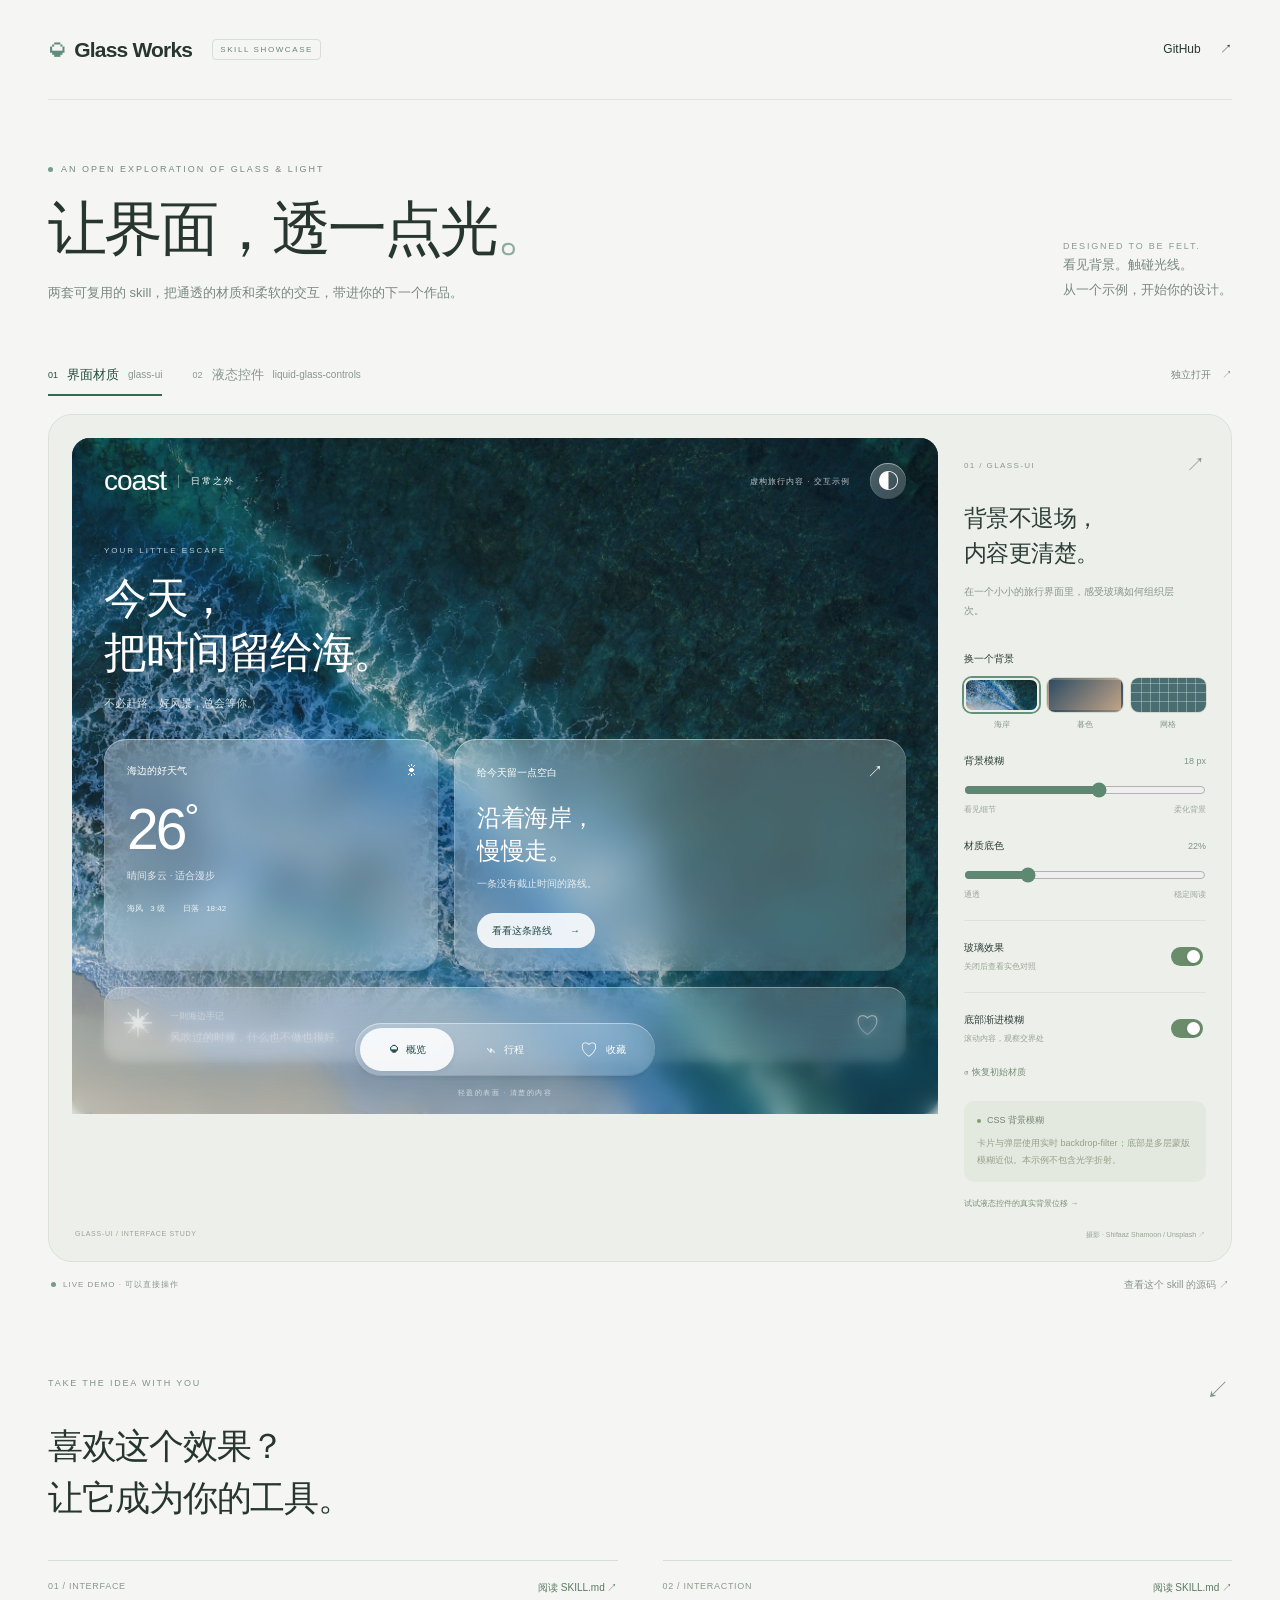
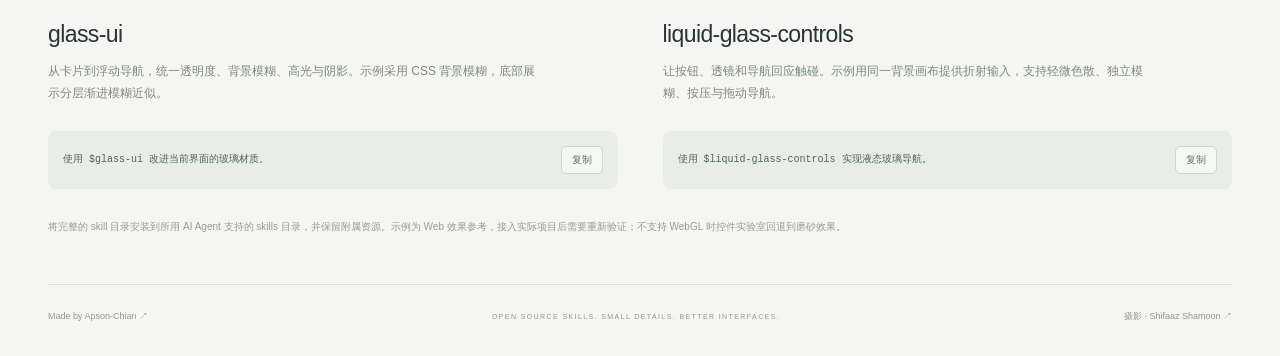
<file: docs/index.html>
<!doctype html>
<html lang="zh-CN">
<head>
  <meta charset="utf-8"><meta name="viewport" content="width=device-width, initial-scale=1">
  <title>Glass Works — 两个 skill，一点通透的灵感</title>
  <meta name="description" content="Apson-Chian 的玻璃材质交互示例。体验 glass-ui 的通透界面与 liquid-glass-controls 的光学折射、柔软按压和拖动导航。">
  <meta name="theme-color" content="#f5f6f3">
  <link rel="icon" href="assets/favicon.svg" type="image/svg+xml">
  <link rel="stylesheet" href="site.css"><script src="site.js" defer></script>
</head>
<body>
  <header class="header wrap"><a href="./" class="brand"><span class="brand-icon" aria-hidden="true">◒</span> Glass Works<span class="tag">SKILL SHOWCASE</span></a><a class="github" href="https://github.com/Apson-Chian/my-skills" target="_blank" rel="noopener noreferrer">GitHub <span>↗</span></a></header>
  <main class="wrap">
    <section class="hero"><div><div class="eyebrow"><span></span> AN OPEN EXPLORATION OF GLASS & LIGHT</div><h1>让界面，<br class="mobile-break">透一点光<span>。</span></h1><p>两套可复用的 skill，把通透的材质和柔软的交互，带进你的下一个作品。</p></div><div class="hero-note"><span>DESIGNED TO BE FELT.</span><p>看见背景。触碰光线。<br>从一个示例，开始你的设计。</p></div></section>
    <section class="showcase" id="showcase" aria-label="Skill 交互示例">
      <div class="demo-toolbar"><div class="tabs" role="tablist" aria-label="选择示例"><button id="tab-glass-ui" role="tab" aria-selected="true" aria-controls="panel-glass-ui" tabindex="0" data-demo="glass-ui"><span>01</span><strong>界面材质</strong><small>glass-ui</small></button><button id="tab-controls" role="tab" aria-selected="false" aria-controls="panel-controls" tabindex="-1" data-demo="controls"><span>02</span><strong>液态控件</strong><small>liquid-glass-controls</small></button></div><a class="open-demo" id="open-demo" href="glass-ui/" target="_blank" rel="noopener noreferrer">独立打开 <span>↗</span></a></div>
      <div id="panel-glass-ui" role="tabpanel" aria-labelledby="tab-glass-ui"><iframe src="glass-ui/" title="glass-ui 可交互旅行仪表盘" id="frame-glass-ui"></iframe></div>
      <div id="panel-controls" role="tabpanel" aria-labelledby="tab-controls" hidden><iframe data-src="controls/" title="liquid-glass-controls 交互实验室" id="frame-controls"></iframe></div>
      <div class="demo-caption"><span><i></i> LIVE DEMO · 可以直接操作</span><a id="demo-source" href="https://github.com/Apson-Chian/my-skills/tree/main/glass-ui" target="_blank" rel="noopener noreferrer">查看这个 skill 的源码 ↗</a></div>
    </section>
    <section class="reference" aria-labelledby="reference-title"><div class="section-label">TAKE THE IDEA WITH YOU <span>↙</span></div><h2 id="reference-title">喜欢这个效果？<br>让它成为你的工具。</h2><div class="skill-grid"><article><div class="skill-top"><span>01 / INTERFACE</span><a href="https://github.com/Apson-Chian/my-skills/blob/main/glass-ui/SKILL.md" target="_blank" rel="noopener noreferrer">阅读 SKILL.md ↗</a></div><h3>glass-ui</h3><p>从卡片到浮动导航，统一透明度、背景模糊、高光与阴影。示例采用 CSS 背景模糊，底部展示分层渐进模糊近似。</p><div class="prompt"><code>使用 $glass-ui 改进当前界面的玻璃材质。</code><button data-copy="使用 $glass-ui 改进当前界面的玻璃材质。" aria-label="复制 glass-ui 示例提示词">复制</button></div></article><article><div class="skill-top"><span>02 / INTERACTION</span><a href="https://github.com/Apson-Chian/my-skills/blob/main/liquid-glass-controls/SKILL.md" target="_blank" rel="noopener noreferrer">阅读 SKILL.md ↗</a></div><h3>liquid-glass-controls</h3><p>让按钮、透镜和导航回应触碰。示例用同一背景画布提供折射输入，支持轻微色散、独立模糊、按压与拖动导航。</p><div class="prompt"><code>使用 $liquid-glass-controls 实现液态玻璃导航。</code><button data-copy="使用 $liquid-glass-controls 实现液态玻璃导航。" aria-label="复制 liquid-glass-controls 示例提示词">复制</button></div></article></div><p class="reference-note">将完整的 skill 目录安装到所用 AI Agent 支持的 skills 目录，并保留附属资源。示例为 Web 效果参考，接入实际项目后需要重新验证；不支持 WebGL 时控件实验室回退到磨砂效果。</p></section>
  </main>
  <footer class="footer wrap"><a href="https://github.com/Apson-Chian" target="_blank" rel="noopener noreferrer">Made by Apson-Chian ↗</a><span>OPEN SOURCE SKILLS. SMALL DETAILS. BETTER INTERFACES.</span><a href="https://unsplash.com/photos/QP6XWJ9q6GY" target="_blank" rel="noopener noreferrer">摄影 · Shifaaz Shamoon ↗</a></footer><div class="toast" role="status" aria-live="polite"></div>
</body>
</html>
</file>
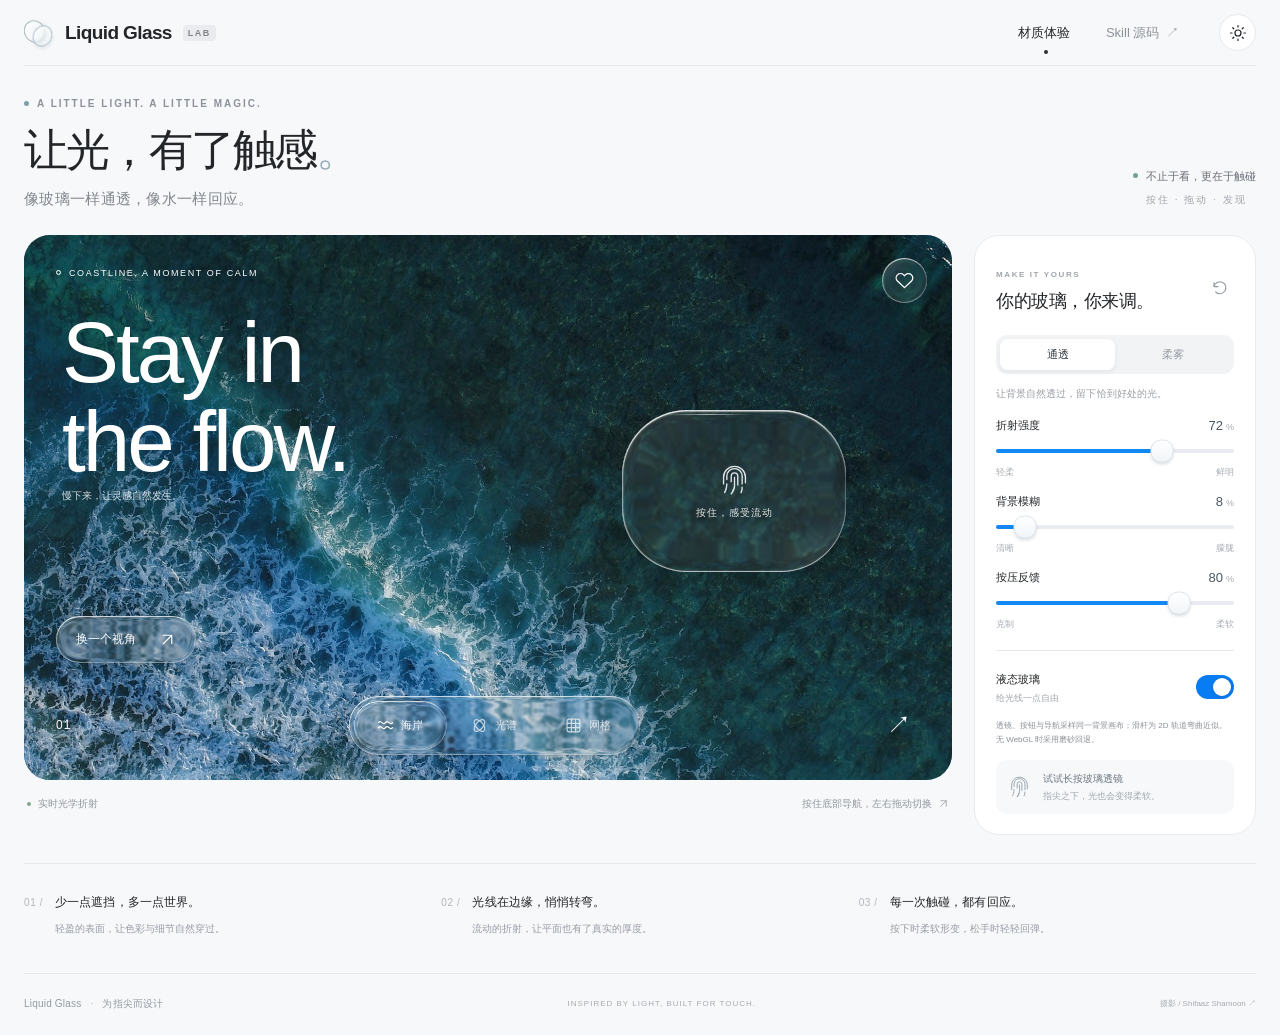
<file: docs/controls/index.html>
<!doctype html>
<html lang="zh-CN">
<head>
  <meta charset="UTF-8">
  <meta name="viewport" content="width=device-width, initial-scale=1.0">
  <meta name="theme-color" content="#f7f8fa">
  <meta name="description" content="让光有了触感。探索通透、折射与柔软压感的液态玻璃。">
  <title>liquid-glass-controls · 液态玻璃实验室</title>
  <link rel="stylesheet" href="styles.css">
  <script src="app.js" defer></script>
  <script src="../embed.js" defer></script>
  <link rel="icon" href="../assets/favicon.svg">
  <link rel="stylesheet" href="embed.css">
</head>
<body>
<svg class="icon-library" xmlns="http://www.w3.org/2000/svg" aria-hidden="true"><defs>
  <symbol id="i-spark" viewBox="0 0 24 24"><path d="m12 3 2.2 6.8L21 12l-6.8 2.2L12 21l-2.2-6.8L3 12l6.8-2.2Z"/></symbol>
  <symbol id="i-arrow" viewBox="0 0 24 24"><path d="M6 18 18 6M6 6h12v12"/></symbol>
  <symbol id="i-heart" viewBox="0 0 24 24"><path d="M20.8 4.9a5.5 5.5 0 0 0-7.8 0L12 6l-1.1-1.1a5.5 5.5 0 0 0-7.8 7.8L12 21l8.8-8.3a5.5 5.5 0 0 0 0-7.8Z"/></symbol>
  <symbol id="i-wave" viewBox="0 0 24 24"><path d="M2 8c4-5 6 5 10 0s6 5 10 0M2 15c4-5 6 5 10 0s6 5 10 0"/></symbol>
  <symbol id="i-orbit" viewBox="0 0 24 24"><ellipse cx="12" cy="12" rx="5" ry="10" transform="rotate(40 12 12)"/><ellipse cx="12" cy="12" rx="5" ry="10" transform="rotate(-40 12 12)"/></symbol>
  <symbol id="i-grid" viewBox="0 0 24 24"><rect x="3" y="3" width="18" height="18" rx="3"/><path d="M3 9h18M3 15h18M9 3v18M15 3v18"/></symbol>
  <symbol id="i-reset" viewBox="0 0 24 24"><path d="M3 10a9 9 0 1 1 2.5 8M3 4v6h6"/></symbol>
  <symbol id="i-sun" viewBox="0 0 24 24"><circle cx="12" cy="12" r="4"/><path d="M12 2v2m0 16v2M2 12h2m16 0h2M5 5l1.4 1.4m11.2 11.2L19 19M5 19l1.4-1.4M17.6 6.4 19 5"/></symbol>
  <symbol id="i-moon" viewBox="0 0 24 24"><path d="M20.8 13A9 9 0 0 1 11 3.2 9 9 0 1 0 20.8 13Z"/></symbol>
  <symbol id="i-touch" viewBox="0 0 32 32"><path d="M9 16v-3a7 7 0 0 1 14 0v7m-10-2v-5a3 3 0 0 1 6 0v8m-3-7v8c0 4-2 6-3 7m-7-9v-6a10 10 0 0 1 20 0v5m-17 1c0 4-1 6-2 8m16-5c0 2-.5 4-1 5m-7-3c-.5 2-1 3-2 4"/></symbol>
  <symbol id="i-check" viewBox="0 0 24 24"><path d="m5 12 4 4L19 6"/></symbol>
</defs></svg>
<header class="site-header">
  <a class="brand" href="../" aria-label="返回 Glass Works"><span class="brand-mark"><span></span><span></span></span>Liquid Glass<span class="brand-tag">LAB</span></a>
  <nav aria-label="页面导航"><a href="#playground" class="nav-active">材质体验</a><a href="https://github.com/Apson-Chian/my-skills/tree/main/liquid-glass-controls" target="_blank" rel="noopener noreferrer">Skill 源码 <span>↗</span></a></nav>
  <button id="theme" class="theme-button" aria-label="切换深色外观"><svg><use href="#i-sun"/></svg></button>
</header>
<main>
  <section class="intro" aria-labelledby="page-title">
    <div><div class="eyebrow"><span></span> A LITTLE LIGHT. A LITTLE MAGIC.</div><h1 id="page-title">让光，有了触感<span>。</span></h1><p>像玻璃一样通透，像水一样回应。</p></div>
    <div class="intro-aside"><span class="live-dot"></span> 不止于看，更在于触碰<span class="aside-small">按住 · 拖动 · 发现</span></div>
  </section>
  <section id="playground" class="workspace" aria-label="液态玻璃交互体验">
    <div class="preview-column">
      <div class="scene" id="scene">
        <canvas id="backdrop" aria-label="海岸摄影与排版背景"></canvas>
        <canvas id="refraction-canvas" aria-hidden="true"></canvas>
        <div class="scene-meta"><span class="scene-marker"></span><span id="scene-location">COASTLINE, A MOMENT OF CALM</span></div>
        <button class="glass-surface favorite" id="favorite" aria-label="收藏这个场景" aria-pressed="false" data-shape="circle"><span class="glass-face"></span><svg><use href="#i-heart"/></svg></button>
        <button class="glass-surface experience" id="experience"><span class="glass-face"></span><span>换一个视角</span><svg><use href="#i-arrow"/></svg></button>
        <div class="glass-surface lens" id="lens" role="button" tabindex="0" aria-label="玻璃透镜，按住拖动，或使用方向键移动" data-shape="lens"><span class="glass-face"></span><div class="lens-content"><svg><use href="#i-touch"/></svg><span>按住，感受流动</span></div><span class="lens-glint"></span></div>
        <div class="scene-footer"><span class="scene-count" id="scene-count">01 <i>/ 03</i></span><div class="glass-surface scene-dock" role="group" aria-label="选择背景，按住左右拖动切换"><span class="glass-face"></span><span class="glass-surface scene-selection" aria-hidden="true"><span class="glass-face"></span></span><button class="scene-option active" data-scene="coast" aria-pressed="true"><svg><use href="#i-wave"/></svg><span>海岸</span></button><button class="scene-option" data-scene="spectrum" aria-pressed="false"><svg><use href="#i-orbit"/></svg><span>光谱</span></button><button class="scene-option" data-scene="grid" aria-pressed="false"><svg><use href="#i-grid"/></svg><span>网格</span></button></div><button class="scene-next" id="scene-next" aria-label="切换下一个背景">↗</button></div>
      </div>
      <div class="preview-caption"><span><span class="caption-dot"></span><span id="render-status">正在准备光线</span></span><span>按住底部导航，左右拖动切换 <svg><use href="#i-arrow"/></svg></span></div>
    </div>
    <aside class="inspector" aria-labelledby="material-title">
      <div class="inspector-top"><div><span class="panel-eyebrow">MAKE IT YOURS</span><h2 id="material-title">你的玻璃，你来调。</h2></div><button id="reset" class="reset" aria-label="恢复默认材质" title="恢复默认材质"><svg><use href="#i-reset"/></svg></button></div>
      <div class="material-tabs" role="group" aria-label="玻璃材质"><button class="selected" data-material="clear" aria-pressed="true">通透</button><button data-material="frosted" aria-pressed="false">柔雾</button><span class="material-indicator"></span></div>
      <p class="material-description" id="material-description">让背景自然透过，留下恰到好处的光。</p>
      <div class="control"><div class="control-label"><label for="refraction">折射强度</label><output for="refraction" id="refraction-value">72<span>%</span></output></div><div class="range-shell" data-control="refraction"><canvas class="range-glass" aria-hidden="true"></canvas><input id="refraction" type="range" min="0" max="100" value="72"></div><div class="range-labels"><span>轻柔</span><span>鲜明</span></div></div>
      <div class="control"><div class="control-label"><label for="blur">背景模糊</label><output for="blur" id="blur-value">8<span>%</span></output></div><div class="range-shell" data-control="blur"><canvas class="range-glass" aria-hidden="true"></canvas><input id="blur" type="range" min="0" max="100" value="8"></div><div class="range-labels"><span>清晰</span><span>朦胧</span></div></div>
      <div class="control pressure-control"><div class="control-label"><label for="pressure">按压反馈</label><output for="pressure" id="pressure-value">80<span>%</span></output></div><div class="range-shell" data-control="pressure"><canvas class="range-glass" aria-hidden="true"></canvas><input id="pressure" type="range" min="0" max="100" value="80"></div><div class="range-labels"><span>克制</span><span>柔软</span></div></div>
      <div class="effect-row"><div><label for="effects">液态玻璃</label><p>给光线一点自由</p></div><label class="switch"><input id="effects" type="checkbox" role="switch" checked><span class="switch-track"></span><span class="switch-thumb"></span></label></div>
      <p class="render-note">透镜、按钮与导航采样同一背景画布；滑杆为 2D 轨道弯曲近似。无 WebGL 时采用磨砂回退。</p><div class="touch-tip"><svg><use href="#i-touch"/></svg><p>试试长按玻璃透镜<br><span>指尖之下，光也会变得柔软。</span></p></div>
    </aside>
  </section>
  <section class="details" id="details" aria-label="材质设计细节">
    <article><span class="detail-number">01 /</span><div><h3>少一点遮挡，多一点世界。</h3><p>轻盈的表面，让色彩与细节自然穿过。</p></div><span class="detail-art art-transparency"><i></i><i></i></span></article>
    <article><span class="detail-number">02 /</span><div><h3>光线在边缘，悄悄转弯。</h3><p>流动的折射，让平面也有了真实的厚度。</p></div><span class="detail-art art-refraction"><i></i><i></i></span></article>
    <article><span class="detail-number">03 /</span><div><h3>每一次触碰，都有回应。</h3><p>按下时柔软形变，松手时轻轻回弹。</p></div><span class="detail-art art-pressure"><i></i><i></i></span></article>
  </section>
</main>
<footer><span class="footer-brand">Liquid Glass <span>·</span> 为指尖而设计</span><span>INSPIRED BY LIGHT, BUILT FOR TOUCH.</span><a href="https://unsplash.com/photos/QP6XWJ9q6GY" target="_blank" rel="noreferrer">摄影 / Shifaaz Shamoon ↗</a></footer>
<div class="toast" role="status" aria-live="polite"></div>
</body>
</html>
</file>
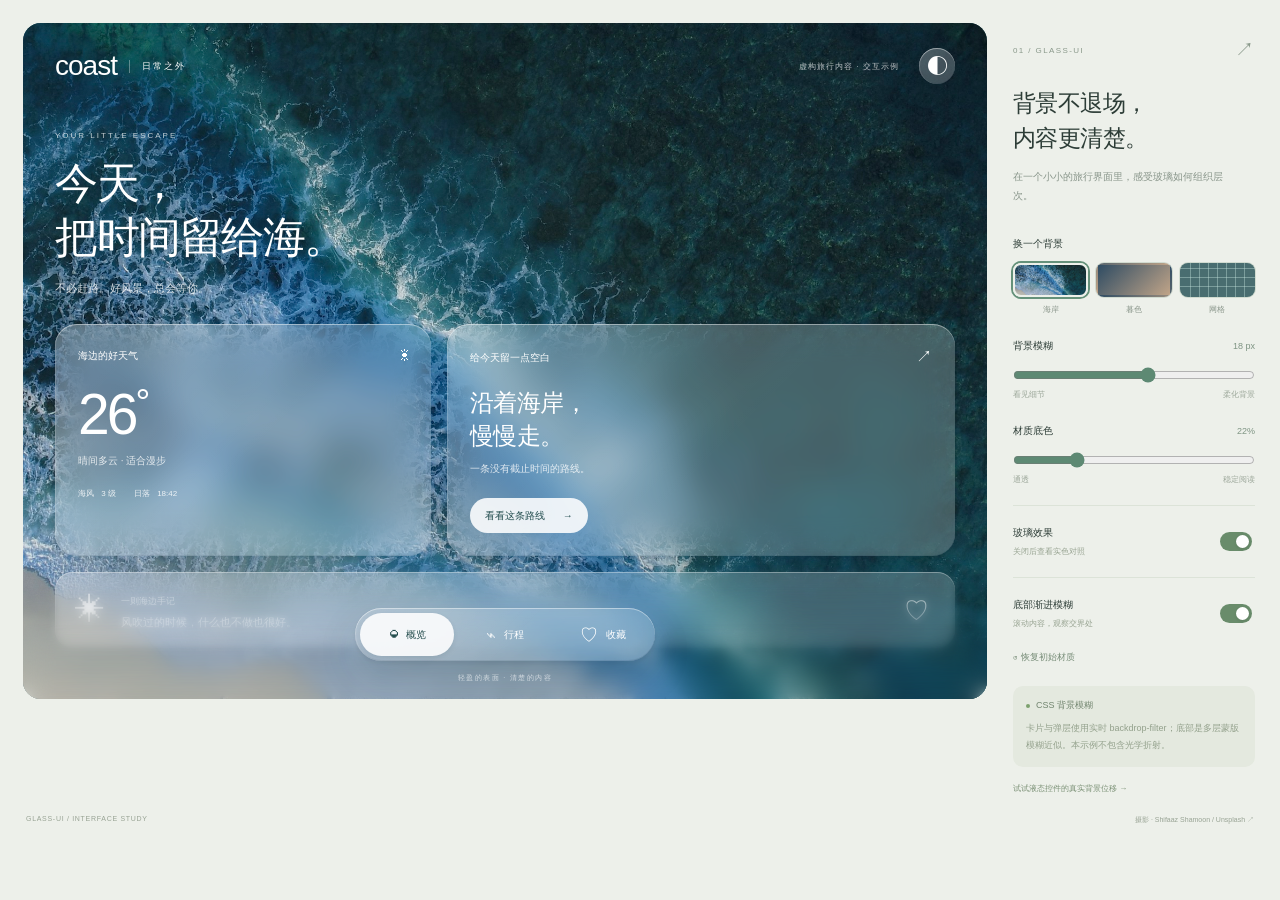
<file: docs/glass-ui/index.html>
<!doctype html><html lang="zh-CN"><head><meta charset="utf-8"><meta name="viewport" content="width=device-width, initial-scale=1"><title>glass-ui · Coast 旅行仪表盘</title><meta name="description" content="glass-ui 的可交互 Web 示例：通透卡片、背景模糊、浮动导航和玻璃弹层。"><link rel="icon" href="../assets/favicon.svg"><link rel="stylesheet" href="styles.css"><script src="app.js" defer></script><script src="../embed.js" defer></script></head>
<body><div class="demo-layout"><section class="stage" id="stage" data-background="coast" aria-label="Coast 旅行仪表盘示例"><div class="backdrop" aria-hidden="true"></div><header class="app-header"><a href="../" class="app-brand">coast<span>日常之外</span></a><span class="demo-label">虚构旅行内容 · 交互示例</span><button class="glass round" id="theme" aria-label="切换深色材质">◐</button></header><div class="app-scroll" id="app-scroll"><div class="view" id="view-overview"><div class="greeting"><span>YOUR LITTLE ESCAPE</span><h1>今天，<br>把时间留给海。</h1><p>不必赶路。好风景，总会等你。</p></div><div class="cards"><article class="glass weather"><div class="card-label">海边的好天气 <span>☀</span></div><div class="temperature">26<span>°</span></div><p>晴间多云 · 适合漫步</p><div class="weather-meta"><span>海风 <b>3 级</b></span><span>日落 <b>18:42</b></span></div></article><article class="glass journey"><div class="card-label">给今天留一点空白 <span>↗</span></div><h2>沿着海岸，<br>慢慢走。</h2><p>一条没有截止时间的路线。</p><button class="pill" id="open-route">看看这条路线 <span>→</span></button></article></div><article class="glass journal"><span class="journal-icon">✳</span><div><span>一则海边手记</span><p>风吹过的时候，什么也不做也很好。</p></div><button class="save" id="save" aria-pressed="false" aria-label="收藏海边手记">♡</button></article><p class="scroll-note">向下滚动，观察内容穿过底部渐进模糊 ↓</p><div class="extra-content"><span>18:42 / THE GOLDEN HOUR</span><h2>等一场日落，<br>也算一件正经事。</h2><p>当海面慢慢变成金色，就把手机收进口袋。<br>留一个片刻，给眼前的世界。</p><div class="glass sunset"><span>☀</span><div><b>日落观景点</b><p>海岸步道 · 示例地点</p></div><button class="pill" id="add-plan">加入行程 +</button></div></div></div><div class="view" id="view-itinerary" hidden><div class="greeting"><span>A DAY AT YOUR OWN PACE</span><h1>慢一点，<br>也会到达。</h1><p>属于你的海边一日计划。</p></div><article class="glass itinerary"><div class="card-label">今日行程 <span>3 个片刻</span></div><ol><li><time>10:00</time><div><b>一杯海边咖啡</b><p>从喜欢的味道开始。</p></div></li><li><time>15:00</time><div><b>沿着海岸散步</b><p>不用导航，跟着海风。</p></div></li><li><time>18:42</time><div><b>等一场日落</b><p>给这一天一个温柔的结尾。</p></div></li></ol></article></div><div class="view" id="view-saved" hidden><div class="greeting"><span>THE MOMENTS YOU KEEP</span><h1>好风景，<br>值得再见。</h1><p>收藏的片刻，只在本次示例中保存。</p></div><article class="glass saved-card"><span>♡</span><h2 id="saved-title">这里留给你喜欢的片刻</h2><p id="saved-description">回到概览，点亮手记右侧的爱心。</p><button class="pill" id="back-overview">回到概览 →</button></article></div></div><div class="bottom-chrome"><div class="progressive" aria-hidden="true"><i></i><i></i><i></i></div><nav class="glass bottom-nav" aria-label="旅行视图"><button data-view="overview" aria-pressed="true"><span>◒</span>概览</button><button data-view="itinerary" aria-pressed="false"><span>⌁</span>行程</button><button data-view="saved" aria-pressed="false"><span>♡</span>收藏</button></nav><span class="nav-caption">轻盈的表面 · 清楚的内容</span></div><dialog id="route-dialog" aria-labelledby="route-title"><div class="glass dialog-content"><button class="round close" id="close-dialog" aria-label="关闭路线详情">×</button><span class="card-label">A WALK BY THE SEA</span><h2 id="route-title">沿着海岸，慢慢走。</h2><p>从海边咖啡馆出发，经过观景台，再到日落沙滩。全程约 2.4 公里，步行约 40 分钟。</p><div class="route-stops"><span>咖啡馆</span><i></i><span>观景台</span><i></i><span>日落沙滩</span></div><p class="dialog-note">这是展示玻璃弹层的虚构路线。</p><button class="pill" id="confirm-route">加入我的行程 <span>+</span></button></div></dialog><div class="toast" role="status" aria-live="polite"></div></section><aside class="settings" aria-labelledby="settings-title"><div class="settings-head"><span>01 / GLASS-UI</span><a href="https://github.com/Apson-Chian/my-skills/tree/main/glass-ui" target="_blank" rel="noopener noreferrer">↗</a></div><h2 id="settings-title">背景不退场，<br>内容更清楚。</h2><p class="settings-intro">在一个小小的旅行界面里，感受玻璃如何组织层次。</p><div class="setting"><span class="setting-title">换一个背景</span><div class="background-options" role="group" aria-label="选择背景"><button data-background="coast" class="selected" aria-pressed="true"><i class="swatch coast"></i>海岸</button><button data-background="dusk" aria-pressed="false"><i class="swatch dusk"></i>暮色</button><button data-background="grid" aria-pressed="false"><i class="swatch grid"></i>网格</button></div></div><div class="setting"><div class="range-label"><label for="blur">背景模糊</label><output id="blur-value" for="blur">18 px</output></div><input id="blur" type="range" min="0" max="32" value="18"><div class="range-hints"><span>看见细节</span><span>柔化背景</span></div></div><div class="setting"><div class="range-label"><label for="tint">材质底色</label><output id="tint-value" for="tint">22%</output></div><input id="tint" type="range" min="8" max="65" value="22"><div class="range-hints"><span>通透</span><span>稳定阅读</span></div></div><label class="toggle-row" for="effects"><span>玻璃效果<small>关闭后查看实色对照</small></span><input id="effects" type="checkbox" role="switch" checked></label><label class="toggle-row" for="progressive"><span>底部渐进模糊<small>滚动内容，观察交界处</small></span><input id="progressive" type="checkbox" role="switch" checked></label><button class="reset" id="reset">↺ 恢复初始材质</button><div class="material-note"><span class="status-dot"></span><b id="render-status">CSS 背景模糊</b><p>卡片与弹层使用实时 backdrop-filter；底部是多层蒙版模糊近似。本示例不包含光学折射。</p></div><a class="compare-link" href="../#controls" target="_top">试试液态控件的真实背景位移 →</a></aside></div><footer class="demo-footer"><span>GLASS-UI / INTERFACE STUDY</span><a href="https://unsplash.com/photos/QP6XWJ9q6GY" target="_blank" rel="noopener noreferrer">摄影 · Shifaaz Shamoon / Unsplash ↗</a></footer></body></html>
</file>
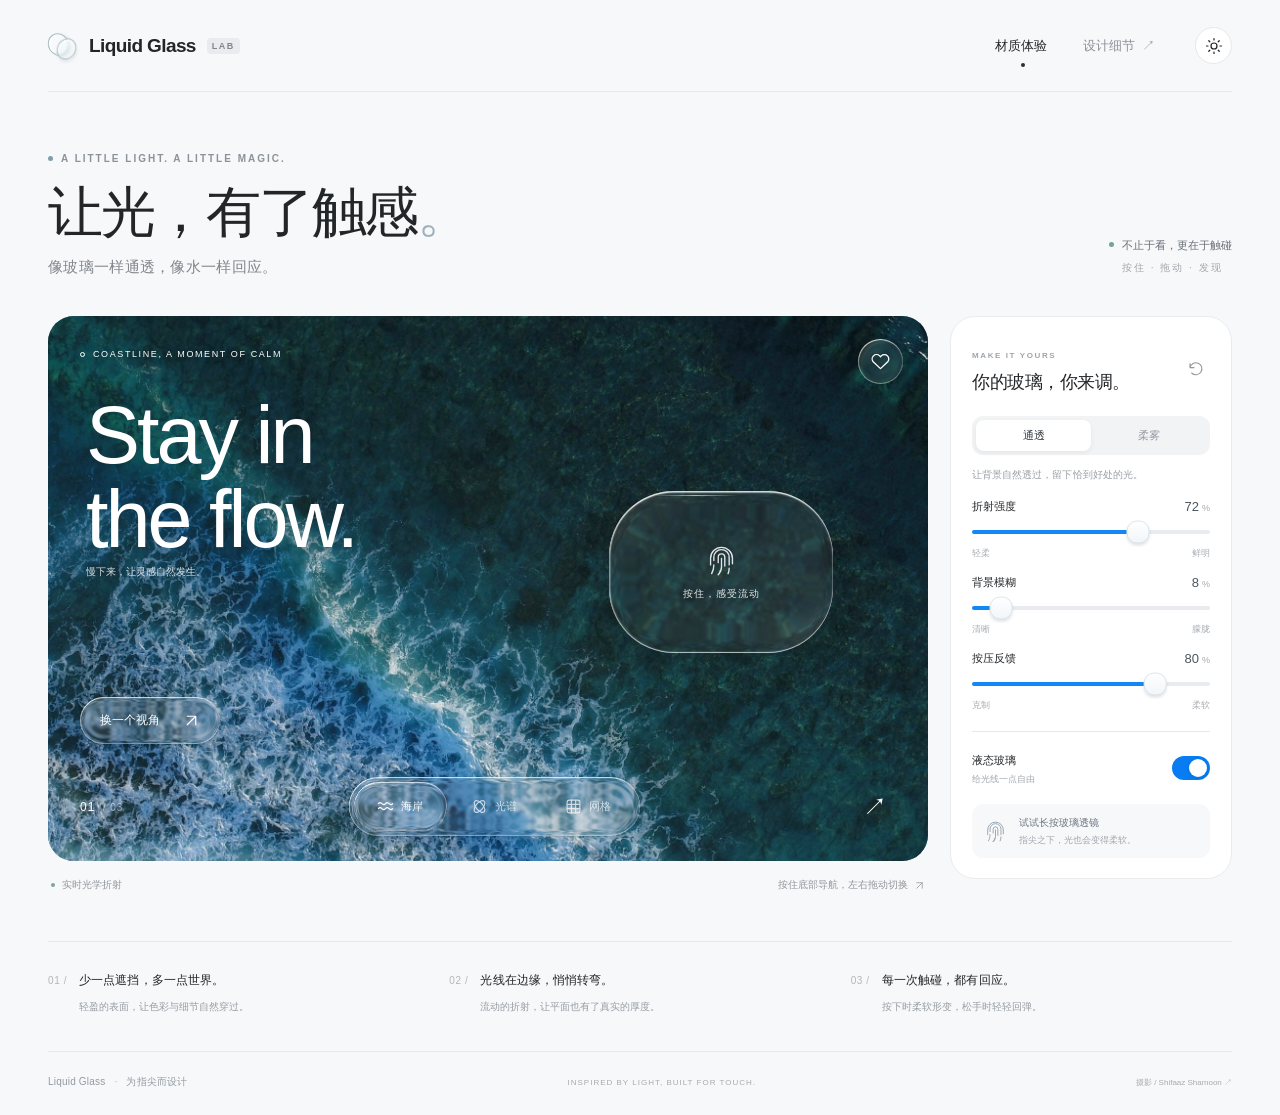
<file: liquid-glass-controls/assets/atelier/index.html>
<!doctype html>
<html lang="zh-CN">
<head>
  <meta charset="UTF-8">
  <meta name="viewport" content="width=device-width, initial-scale=1.0">
  <meta name="theme-color" content="#f7f8fa">
  <meta name="description" content="让光有了触感。探索通透、折射与柔软压感的液态玻璃。">
  <title>Liquid Glass · 让光有了触感</title>
  <link rel="stylesheet" href="styles.css">
  <script src="app.js" defer></script>
</head>
<body>
<svg class="icon-library" xmlns="http://www.w3.org/2000/svg" aria-hidden="true"><defs>
  <symbol id="i-spark" viewBox="0 0 24 24"><path d="m12 3 2.2 6.8L21 12l-6.8 2.2L12 21l-2.2-6.8L3 12l6.8-2.2Z"/></symbol>
  <symbol id="i-arrow" viewBox="0 0 24 24"><path d="M6 18 18 6M6 6h12v12"/></symbol>
  <symbol id="i-heart" viewBox="0 0 24 24"><path d="M20.8 4.9a5.5 5.5 0 0 0-7.8 0L12 6l-1.1-1.1a5.5 5.5 0 0 0-7.8 7.8L12 21l8.8-8.3a5.5 5.5 0 0 0 0-7.8Z"/></symbol>
  <symbol id="i-wave" viewBox="0 0 24 24"><path d="M2 8c4-5 6 5 10 0s6 5 10 0M2 15c4-5 6 5 10 0s6 5 10 0"/></symbol>
  <symbol id="i-orbit" viewBox="0 0 24 24"><ellipse cx="12" cy="12" rx="5" ry="10" transform="rotate(40 12 12)"/><ellipse cx="12" cy="12" rx="5" ry="10" transform="rotate(-40 12 12)"/></symbol>
  <symbol id="i-grid" viewBox="0 0 24 24"><rect x="3" y="3" width="18" height="18" rx="3"/><path d="M3 9h18M3 15h18M9 3v18M15 3v18"/></symbol>
  <symbol id="i-reset" viewBox="0 0 24 24"><path d="M3 10a9 9 0 1 1 2.5 8M3 4v6h6"/></symbol>
  <symbol id="i-sun" viewBox="0 0 24 24"><circle cx="12" cy="12" r="4"/><path d="M12 2v2m0 16v2M2 12h2m16 0h2M5 5l1.4 1.4m11.2 11.2L19 19M5 19l1.4-1.4M17.6 6.4 19 5"/></symbol>
  <symbol id="i-moon" viewBox="0 0 24 24"><path d="M20.8 13A9 9 0 0 1 11 3.2 9 9 0 1 0 20.8 13Z"/></symbol>
  <symbol id="i-touch" viewBox="0 0 32 32"><path d="M9 16v-3a7 7 0 0 1 14 0v7m-10-2v-5a3 3 0 0 1 6 0v8m-3-7v8c0 4-2 6-3 7m-7-9v-6a10 10 0 0 1 20 0v5m-17 1c0 4-1 6-2 8m16-5c0 2-.5 4-1 5m-7-3c-.5 2-1 3-2 4"/></symbol>
  <symbol id="i-check" viewBox="0 0 24 24"><path d="m5 12 4 4L19 6"/></symbol>
</defs></svg>
<header class="site-header">
  <a class="brand" href="#" aria-label="Liquid Glass 首页"><span class="brand-mark"><span></span><span></span></span>Liquid Glass<span class="brand-tag">LAB</span></a>
  <nav aria-label="页面导航"><a href="#playground" class="nav-active">材质体验</a><a href="#details">设计细节 <span>↗</span></a></nav>
  <button id="theme" class="theme-button" aria-label="切换深色外观"><svg><use href="#i-sun"/></svg></button>
</header>
<main>
  <section class="intro" aria-labelledby="page-title">
    <div><div class="eyebrow"><span></span> A LITTLE LIGHT. A LITTLE MAGIC.</div><h1 id="page-title">让光，有了触感<span>。</span></h1><p>像玻璃一样通透，像水一样回应。</p></div>
    <div class="intro-aside"><span class="live-dot"></span> 不止于看，更在于触碰<span class="aside-small">按住 · 拖动 · 发现</span></div>
  </section>
  <section id="playground" class="workspace" aria-label="液态玻璃交互体验">
    <div class="preview-column">
      <div class="scene" id="scene">
        <canvas id="backdrop" aria-label="海岸摄影与排版背景"></canvas>
        <canvas id="refraction-canvas" aria-hidden="true"></canvas>
        <div class="scene-meta"><span class="scene-marker"></span><span id="scene-location">COASTLINE, A MOMENT OF CALM</span></div>
        <button class="glass-surface favorite" id="favorite" aria-label="收藏这个场景" aria-pressed="false" data-shape="circle"><span class="glass-face"></span><svg><use href="#i-heart"/></svg></button>
        <button class="glass-surface experience" id="experience"><span class="glass-face"></span><span>换一个视角</span><svg><use href="#i-arrow"/></svg></button>
        <div class="glass-surface lens" id="lens" role="button" tabindex="0" aria-label="玻璃透镜，按住拖动，或使用方向键移动" data-shape="lens"><span class="glass-face"></span><div class="lens-content"><svg><use href="#i-touch"/></svg><span>按住，感受流动</span></div><span class="lens-glint"></span></div>
        <div class="scene-footer"><span class="scene-count" id="scene-count">01 <i>/ 03</i></span><div class="glass-surface scene-dock" role="group" aria-label="选择背景，按住左右拖动切换"><span class="glass-face"></span><span class="glass-surface scene-selection" aria-hidden="true"><span class="glass-face"></span></span><button class="scene-option active" data-scene="coast" aria-pressed="true"><svg><use href="#i-wave"/></svg><span>海岸</span></button><button class="scene-option" data-scene="spectrum" aria-pressed="false"><svg><use href="#i-orbit"/></svg><span>光谱</span></button><button class="scene-option" data-scene="grid" aria-pressed="false"><svg><use href="#i-grid"/></svg><span>网格</span></button></div><button class="scene-next" id="scene-next" aria-label="切换下一个背景">↗</button></div>
      </div>
      <div class="preview-caption"><span><span class="caption-dot"></span><span id="render-status">正在准备光线</span></span><span>按住底部导航，左右拖动切换 <svg><use href="#i-arrow"/></svg></span></div>
    </div>
    <aside class="inspector" aria-labelledby="material-title">
      <div class="inspector-top"><div><span class="panel-eyebrow">MAKE IT YOURS</span><h2 id="material-title">你的玻璃，你来调。</h2></div><button id="reset" class="reset" aria-label="恢复默认材质" title="恢复默认材质"><svg><use href="#i-reset"/></svg></button></div>
      <div class="material-tabs" role="group" aria-label="玻璃材质"><button class="selected" data-material="clear" aria-pressed="true">通透</button><button data-material="frosted" aria-pressed="false">柔雾</button><span class="material-indicator"></span></div>
      <p class="material-description" id="material-description">让背景自然透过，留下恰到好处的光。</p>
      <div class="control"><div class="control-label"><label for="refraction">折射强度</label><output for="refraction" id="refraction-value">72<span>%</span></output></div><div class="range-shell" data-control="refraction"><canvas class="range-glass" aria-hidden="true"></canvas><input id="refraction" type="range" min="0" max="100" value="72"></div><div class="range-labels"><span>轻柔</span><span>鲜明</span></div></div>
      <div class="control"><div class="control-label"><label for="blur">背景模糊</label><output for="blur" id="blur-value">8<span>%</span></output></div><div class="range-shell" data-control="blur"><canvas class="range-glass" aria-hidden="true"></canvas><input id="blur" type="range" min="0" max="100" value="8"></div><div class="range-labels"><span>清晰</span><span>朦胧</span></div></div>
      <div class="control pressure-control"><div class="control-label"><label for="pressure">按压反馈</label><output for="pressure" id="pressure-value">80<span>%</span></output></div><div class="range-shell" data-control="pressure"><canvas class="range-glass" aria-hidden="true"></canvas><input id="pressure" type="range" min="0" max="100" value="80"></div><div class="range-labels"><span>克制</span><span>柔软</span></div></div>
      <div class="effect-row"><div><label for="effects">液态玻璃</label><p>给光线一点自由</p></div><label class="switch"><input id="effects" type="checkbox" role="switch" checked><span class="switch-track"></span><span class="switch-thumb"></span></label></div>
      <div class="touch-tip"><svg><use href="#i-touch"/></svg><p>试试长按玻璃透镜<br><span>指尖之下，光也会变得柔软。</span></p></div>
    </aside>
  </section>
  <section class="details" id="details" aria-label="材质设计细节">
    <article><span class="detail-number">01 /</span><div><h3>少一点遮挡，多一点世界。</h3><p>轻盈的表面，让色彩与细节自然穿过。</p></div><span class="detail-art art-transparency"><i></i><i></i></span></article>
    <article><span class="detail-number">02 /</span><div><h3>光线在边缘，悄悄转弯。</h3><p>流动的折射，让平面也有了真实的厚度。</p></div><span class="detail-art art-refraction"><i></i><i></i></span></article>
    <article><span class="detail-number">03 /</span><div><h3>每一次触碰，都有回应。</h3><p>按下时柔软形变，松手时轻轻回弹。</p></div><span class="detail-art art-pressure"><i></i><i></i></span></article>
  </section>
</main>
<footer><span class="footer-brand">Liquid Glass <span>·</span> 为指尖而设计</span><span>INSPIRED BY LIGHT, BUILT FOR TOUCH.</span><a href="https://unsplash.com/photos/QP6XWJ9q6GY" target="_blank" rel="noreferrer">摄影 / Shifaaz Shamoon ↗</a></footer>
<div class="toast" role="status" aria-live="polite"></div>
</body>
</html>
</file>
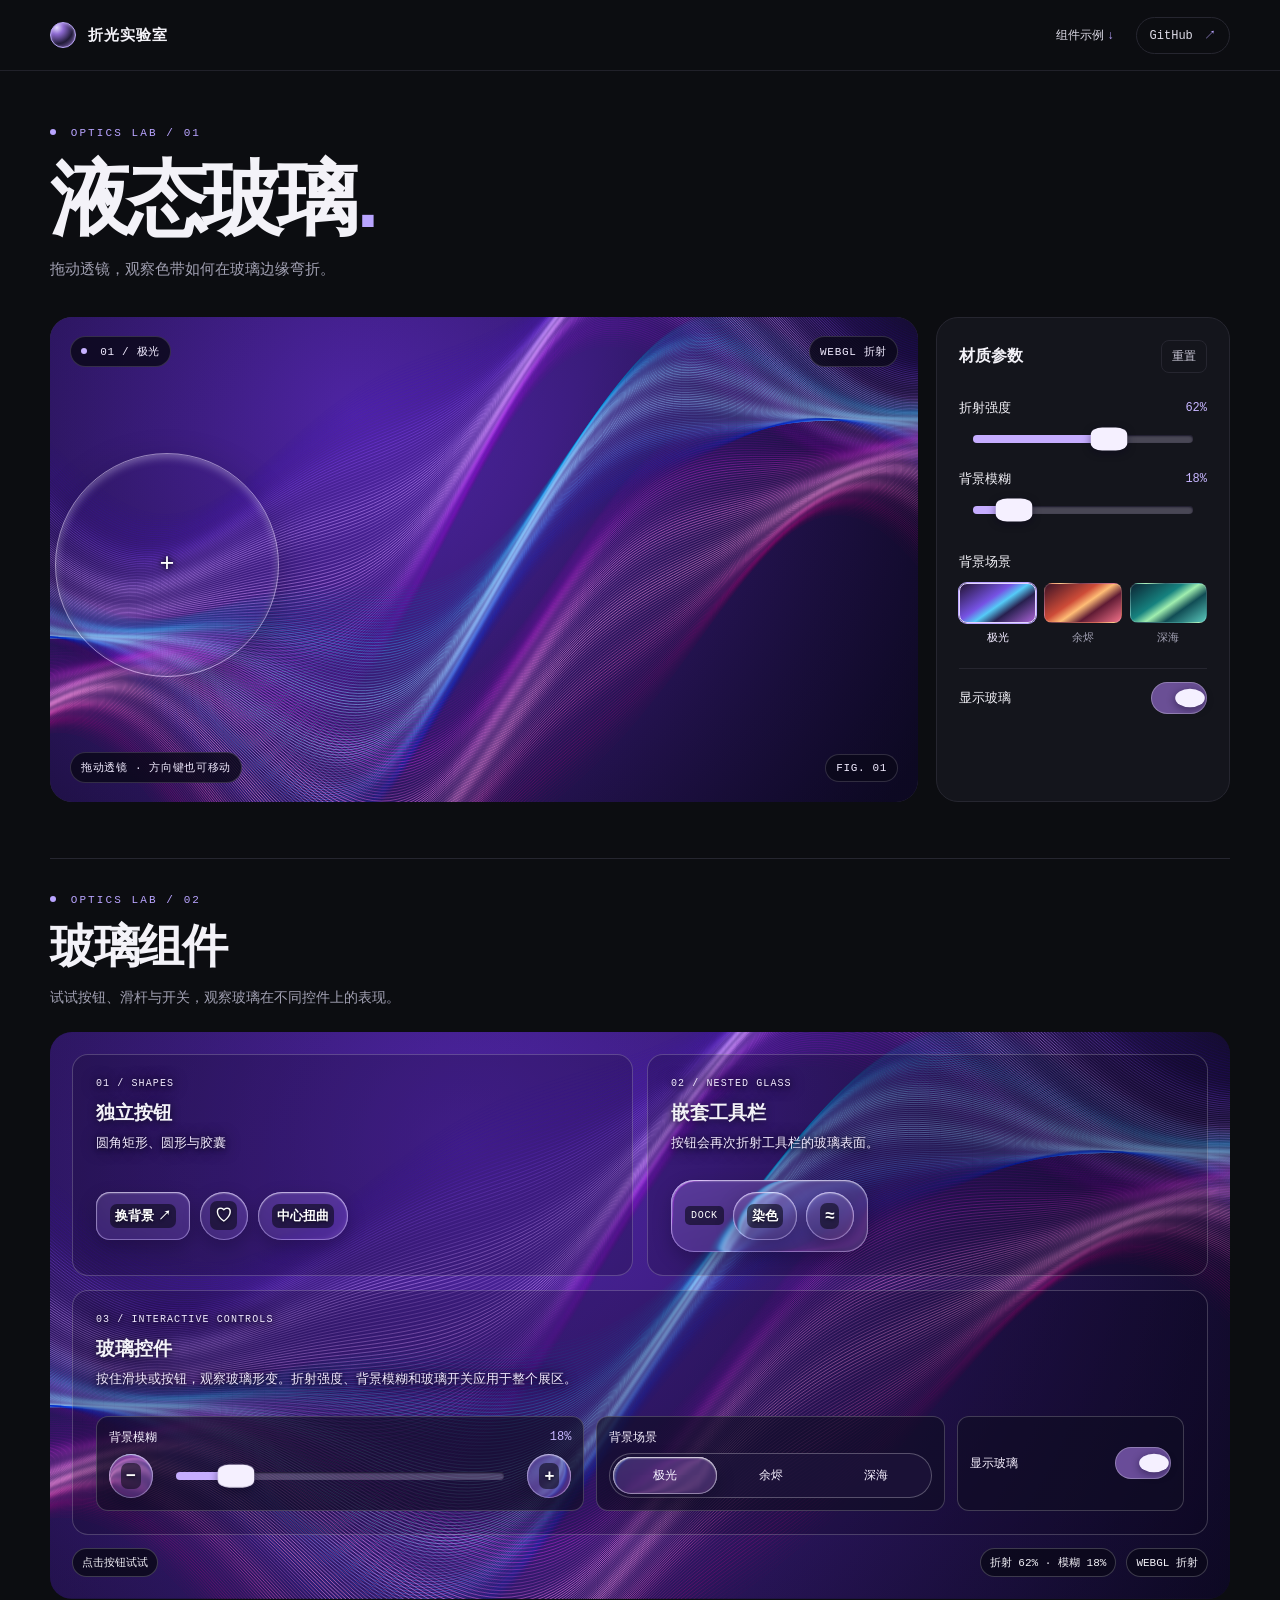
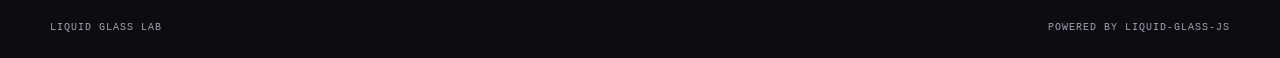
<file: liquid-glass-controls/assets/lab/index.html>
<!doctype html>
<html lang="zh-CN">
<head>
  <meta charset="utf-8">
  <meta name="viewport" content="width=device-width, initial-scale=1">
  <meta name="description" content="拖动一片液态玻璃，观察边缘折射如何改变光线。">
  <meta name="theme-color" content="#0c0d11">
  <title>折光实验室 · Liquid Glass Lab</title>
  <link rel="stylesheet" href="style.css">
  <script defer src="vendor/container.js"></script>
  <script defer src="vendor/button.js"></script>
  <script defer src="press.js"></script>
  <script defer src="samples.js"></script>
  <script defer src="lab.js"></script>
</head>
<body>
  <header class="masthead">
    <div class="shell masthead-inner">
      <div class="brand"><span class="brand-mark" aria-hidden="true"></span>折光实验室</div>
      <nav class="masthead-links" aria-label="页面导航">
        <a class="samples-link press-chip" data-press href="#glass-samples">组件示例 <span aria-hidden="true">↓</span></a>
        <a class="source press-chip" data-press href="https://github.com/dashersw/liquid-glass-js" target="_blank" rel="noopener noreferrer">GitHub <span aria-hidden="true">↗</span></a>
      </nav>
    </div>
  </header>

  <main class="shell">
    <div class="intro">
      <p class="kicker"><i></i> OPTICS LAB / 01</p>
      <h1>液态玻璃<span>.</span></h1>
      <p class="lede">拖动透镜，观察色带如何在玻璃边缘弯折。</p>
    </div>

    <div class="workbench">
      <section class="scene" aria-label="折射预览" data-palette="0">
        <canvas id="scene-art" aria-hidden="true"></canvas>
        <div class="scene-top">
          <span><i></i> <span id="scene-label">01 / 极光</span></span>
          <span id="render-mode" role="status">磨砂预览</span>
        </div>
        <div id="lens" role="group" tabindex="0" aria-label="玻璃透镜，使用方向键移动" aria-describedby="lens-hint">
          <div class="lens-face" aria-hidden="true"></div>
          <div class="reticle" aria-hidden="true">+</div>
        </div>
        <div class="scene-bottom">
          <span id="lens-hint">拖动透镜 · 方向键也可移动</span>
          <span aria-hidden="true">FIG. 01</span>
        </div>
      </section>

      <aside class="controls" aria-labelledby="control-title">
        <div class="controls-head">
          <h2 id="control-title">材质参数</h2>
          <button type="button" id="reset" class="subtle-button press-chip" data-press>重置</button>
        </div>
        <div class="control-group">
          <div class="control-label"><label for="refraction">折射强度</label><output for="refraction" id="refraction-value">62%</output></div>
          <div class="glass-range panel-range" data-press>
            <span class="glass-range-track" aria-hidden="true"></span>
            <span class="glass-thumb" aria-hidden="true"></span>
            <input type="range" id="refraction" min="0" max="100" value="62">
          </div>
          <div class="control-label"><label for="blur">背景模糊</label><output for="blur" id="blur-value">18%</output></div>
          <div class="glass-range panel-range" data-press>
            <span class="glass-range-track" aria-hidden="true"></span>
            <span class="glass-thumb" aria-hidden="true"></span>
            <input type="range" id="blur" min="0" max="100" value="18">
          </div>
        </div>
        <fieldset class="palette">
          <legend>背景场景</legend>
          <div class="swatches">
            <label data-press><input type="radio" name="scene" value="0" checked><span class="swatch aurora"></span><span>极光</span></label>
            <label data-press><input type="radio" name="scene" value="1"><span class="swatch ember"></span><span>余烬</span></label>
            <label data-press><input type="radio" name="scene" value="2"><span class="swatch tide"></span><span>深海</span></label>
          </div>
        </fieldset>
        <label class="comparison" data-press>
          <span>显示玻璃</span>
          <span class="glass-switch">
            <input id="show-glass" type="checkbox" role="switch" checked>
            <span class="glass-switch-track" aria-hidden="true"></span>
            <span class="glass-thumb" aria-hidden="true"></span>
          </span>
        </label>
      </aside>
    </div>
    <section id="glass-samples" class="samples" aria-labelledby="samples-title">
      <div class="samples-heading">
        <p class="kicker"><i></i> OPTICS LAB / 02</p>
        <h2 id="samples-title">玻璃组件</h2>
        <p class="lede">试试按钮、滑杆与开关，观察玻璃在不同控件上的表现。</p>
      </div>
      <div class="sample-stage">
        <canvas id="sample-art" aria-hidden="true"></canvas>
        <div class="sample-grid">
          <section class="sample-card" aria-labelledby="buttons-title">
            <p class="sample-index">01 / SHAPES</p>
            <h3 id="buttons-title">独立按钮</h3>
            <p>圆角矩形、圆形与胶囊</p>
            <div id="shape-buttons" class="shape-buttons"></div>
          </section>
          <section class="sample-card" aria-labelledby="dock-title">
            <p class="sample-index">02 / NESTED GLASS</p>
            <h3 id="dock-title">嵌套工具栏</h3>
            <p>按钮会再次折射工具栏的玻璃表面。</p>
            <div id="sample-dock"></div>
          </section>
          <section id="glass-inputs" class="sample-card input-card" aria-labelledby="inputs-title">
            <p class="sample-index">03 / INTERACTIVE CONTROLS</p>
            <h3 id="inputs-title">玻璃控件</h3>
            <p>按住滑块或按钮，观察玻璃形变。折射强度、背景模糊和玻璃开关应用于整个展区。</p>
            <div class="input-grid">
              <div class="input-item">
                <div class="input-label">
                  <label for="sample-range">背景模糊</label>
                  <output id="sample-range-value" for="sample-range">18%</output>
                </div>
                <div class="slider-row">
                  <div id="blur-minus"></div>
                  <div class="glass-range" data-press>
                    <span class="glass-range-track" aria-hidden="true"></span>
                    <input id="sample-range" type="range" min="0" max="100" value="18">
                  </div>
                  <div id="blur-plus"></div>
                </div>
              </div>

              <fieldset class="input-item input-scenes">
                <legend>背景场景</legend>
                <div class="segments">
                  <label data-press><input type="radio" name="sample-scene" value="0" checked><span>极光</span></label>
                  <label data-press><input type="radio" name="sample-scene" value="1"><span>余烬</span></label>
                  <label data-press><input type="radio" name="sample-scene" value="2"><span>深海</span></label>
                </div>
              </fieldset>

              <label class="input-item input-switch" for="sample-switch" data-press>
                <span>显示玻璃</span>
                <span class="glass-switch">
                  <input id="sample-switch" type="checkbox" role="switch" checked>
                  <span class="glass-switch-track" aria-hidden="true"></span>
                </span>
              </label>
            </div>
          </section>
        </div>
        <div class="sample-caption">
          <span id="sample-status" role="status">点击按钮试试</span>
          <span id="sample-material">折射 62% · 模糊 18%</span>
          <span id="sample-mode">磨砂预览</span>
        </div>
      </div>
    </section>
    <footer><span>LIQUID GLASS LAB</span><span>POWERED BY LIQUID-GLASS-JS</span></footer>
  </main>
</body>
</html>
</file>
<file: docs/site.css>
:root{font-family:-apple-system,BlinkMacSystemFont,"Helvetica Neue","PingFang SC",sans-serif;color:#283631;background:#f5f6f3;font-synthesis:none;font-optical-sizing:auto}*{box-sizing:border-box}body{margin:0}a{color:inherit;text-decoration:none}button{font:inherit;cursor:pointer}a:focus-visible,button:focus-visible{outline:3px solid #347d6b;outline-offset:5px}.wrap{width:min(1320px,calc(100% - 96px));margin:auto}.header{height:100px;display:flex;align-items:center;justify-content:space-between;border-bottom:1px solid #dfe4df}.brand{display:flex;align-items:center;gap:10px;font-size:21px;font-weight:650;letter-spacing:-.8px}.brand-icon{font-size:33px;color:#608c7f;line-height:1}.tag{font-size:8px;letter-spacing:1.6px;border:1px solid #d6ded7;padding:5px 7px;border-radius:4px;font-weight:500;margin-left:10px;color:#6f8278}.github{font-size:12px}.github span{margin-left:16px}.hero{padding:64px 0 48px;display:flex;justify-content:space-between;gap:24px;align-items:flex-end}.eyebrow{font-size:9px;letter-spacing:2px;color:#76897f;display:flex;align-items:center;gap:8px}.eyebrow>span{width:5px;height:5px;border-radius:50%;background:#779d8a}h1{font-size:clamp(36px,4.6vw,66px);line-height:1.22;letter-spacing:-3px;font-weight:600;margin:19px 0 16px}h1 span{color:#8eac9d}.hero>div>p{font-size:13px;line-height:1.9;color:#7a8780;margin:0}.hero-note{padding-bottom:3px;flex-shrink:0}.hero-note>span{font-size:9px;letter-spacing:1.8px;color:#8a9b91}.hero-note p{font-size:11px;line-height:1.9;color:#89948d;margin:12px 0 0}.mobile-break{display:none}.demo-toolbar{display:flex;align-items:center;justify-content:space-between;gap:15px;margin-bottom:18px}.tabs{display:flex;gap:30px}.tabs button{display:flex;align-items:center;gap:9px;border:0;padding:12px 0;background:none;position:relative;color:#8a968e}.tabs button>span{font-size:9px;font-variant-numeric:tabular-nums}.tabs strong{font-size:13px;font-weight:550}.tabs small{font-size:10px;color:#8a968e}.tabs button[aria-selected=true]{color:#244e3b}.tabs button[aria-selected=true]:after{content:"";position:absolute;bottom:0;left:0;right:0;height:2px;background:#36684e}.open-demo{font-size:10px;color:#76867b}.open-demo>span{margin-left:8px}iframe{display:block;width:100%;height:800px;border:1px solid #d8e1da;background:#e1ebe5;border-radius:24px}.demo-caption{padding:16px 3px;display:flex;align-items:center;justify-content:space-between;color:#89968e;font-size:10px;gap:12px}.demo-caption>span{display:flex;align-items:center;gap:7px;font-size:8px;letter-spacing:1px}.demo-caption i{width:5px;height:5px;border-radius:50%;background:#779b83}.reference{padding:70px 0 48px}.section-label{display:flex;justify-content:space-between;letter-spacing:1.8px;font-size:9px;color:#809487}.section-label span{font-size:24px;line-height:1}h2{font-size:35px;font-weight:500;line-height:1.5;letter-spacing:-1.3px;margin:18px 0 35px}.skill-grid{display:grid;grid-template-columns:1fr 1fr;gap:45px}.skill-grid article{border-top:1px solid #d6ded6;padding-top:20px}.skill-top{display:flex;justify-content:space-between;gap:12px;font-size:9px;color:#8b998e;letter-spacing:.7px}.skill-top a{letter-spacing:0;font-size:10px;color:#587860}h3{font-size:23px;font-weight:500;letter-spacing:-.6px;margin:26px 0 10px}.skill-grid p{font-size:12px;color:#7c8980;line-height:1.9;max-width:490px;min-height:48px}.prompt{background:#e9ede7;display:flex;align-items:center;gap:15px;padding:15px;border-radius:8px;margin-top:23px}.prompt code{font-size:10px;line-height:1.8;flex:1;color:#4d6655;overflow-wrap:anywhere}.prompt button{font-size:10px;border:1px solid #cbd7ca;background:#f5f7f2;border-radius:5px;padding:6px 10px;color:#607760;flex-shrink:0}.reference-note{font-size:10px;line-height:1.9;color:#939d95;max-width:860px;margin:28px 0 0}.footer{border-top:1px solid #dce2d9;display:flex;align-items:center;justify-content:space-between;gap:20px;padding:25px 0 33px;font-size:9px;color:#8c9a8e}.footer>span{font-size:7px;letter-spacing:1.4px}.toast{position:fixed;bottom:24px;left:50%;transform:translate(-50%,10px);opacity:0;pointer-events:none;padding:12px 22px;border-radius:40px;background:#233e31;color:white;font-size:12px;transition:opacity .2s,transform .2s;z-index:20;white-space:nowrap}.toast.visible{opacity:1;transform:translate(-50%,0)}[hidden]{display:none!important}@media(max-width:900px){.wrap{width:calc(100% - 48px)}.hero-note{display:none}.tabs{gap:24px}.tabs small{display:none}.reference{padding-top:48px}.skill-grid{gap:25px}.footer>span{display:none}}@media(max-width:540px){.wrap{width:calc(100% - 32px)}.header{height:76px}.brand{font-size:18px;gap:7px}.brand-icon{font-size:28px}.tag{font-size:6px;letter-spacing:1px;padding:4px;margin-left:2px}.github{font-size:10px}.github span{margin-left:5px}.hero{padding:38px 0 30px}.eyebrow{font-size:7px;letter-spacing:1.1px}h1{font-size:43px;letter-spacing:-2px;margin:18px 0}.mobile-break{display:block}.hero>div>p{font-size:11px;max-width:290px}.tabs{gap:21px}.tabs strong{font-size:11px}.tabs button{gap:6px}.open-demo{font-size:9px}.demo-toolbar{gap:10px;margin-bottom:13px}iframe{border-radius:18px}.demo-caption{align-items:flex-start;font-size:8px;line-height:1.8}.demo-caption>span{font-size:7px;letter-spacing:.3px;white-space:nowrap}.demo-caption a{max-width:130px;text-align:right}h2{font-size:29px}.skill-grid{grid-template-columns:1fr;gap:34px}.skill-top{font-size:8px}.reference{padding-top:35px}.footer{font-size:8px;flex-wrap:wrap}.reference-note{font-size:9px}.prompt{padding:12px}.prompt code{font-size:9px}}@media(prefers-reduced-motion:reduce){*{transition:none!important;scroll-behavior:auto!important}}
</file>
<file: docs/controls/styles.css>
:root{font-family:-apple-system,BlinkMacSystemFont,"SF Pro Display","Helvetica Neue","PingFang SC",sans-serif;color:#232629;background:#f7f8fa;font-synthesis:none;--paper:#fff;--muted:#8a9096;--line:#e6e8ec;--blue:#087cf2;--track:#e7e9ed;--ink:#232629;--tint:rgba(255,255,255,.06);--ease:cubic-bezier(.23,1,.32,1);font-optical-sizing:auto}*{box-sizing:border-box}body{margin:0}button,a,input{-webkit-tap-highlight-color:transparent}button,input{font:inherit}button{color:inherit;cursor:pointer}button{border:0}a{color:inherit;text-decoration:none}button:focus-visible,a:focus-visible,[tabindex]:focus-visible{outline:3px solid #1889fa;outline-offset:5px}svg{width:24px;height:24px;fill:none;stroke:currentColor;stroke-width:1.65;stroke-linecap:round;stroke-linejoin:round;flex-shrink:0}.icon-library{position:absolute;width:0;height:0;overflow:hidden}.site-header{height:92px;max-width:1280px;margin:auto;display:flex;align-items:center;border-bottom:1px solid var(--line);gap:32px}.brand{display:flex;align-items:center;gap:10px;font-size:19px;font-weight:650;letter-spacing:-.6px}.brand-mark{width:29px;height:29px;position:relative;margin-right:2px}.brand-mark span{position:absolute;inset:2px 8px 4px 0;border-radius:50%;transform:rotate(-30deg);background:linear-gradient(145deg,#fff9,#cee7ed30);border:1px solid #adbdc1;box-shadow:inset 1px 1px 2px white,2px 2px 3px #9daeb332}.brand-mark span+span{inset:7px 1px 0 9px;transform:rotate(30deg);backdrop-filter:blur(1px);border-color:#b1c0c8}.brand-tag{font-size:9px;letter-spacing:1.5px;font-weight:550;background:#e9ebee;color:#81868c;border-radius:4px;padding:3px 5px;margin-left:1px}.site-header nav{display:flex;align-items:center;gap:36px;font-size:13px;margin-left:auto;color:#8c9299}.site-header nav .nav-active{color:var(--ink)}.site-header nav a{position:relative;padding:36px 0}.nav-active:after{content:"";position:absolute;bottom:24px;width:4px;height:4px;border-radius:50%;background:#2c3035;left:50%}.site-header nav span{margin-left:3px;color:#9aa1a8}.theme-button{display:grid;place-items:center;width:37px;height:37px;border:1px solid var(--line);border-radius:50%;background:var(--paper);margin-left:8px}.theme-button svg{width:18px;height:18px}main{max-width:1280px;margin:auto}.intro{display:flex;justify-content:space-between;align-items:flex-end;padding:61px 0 39px}.eyebrow{font-size:10px;font-weight:600;letter-spacing:2px;color:#8b929a;display:flex;gap:8px;align-items:center}.eyebrow>span{height:5px;width:5px;border-radius:50%;background:#7f9eab}h1{font-size:clamp(38px,4.3vw,59px);letter-spacing:-2.3px;line-height:1.2;font-weight:600;margin:15px 0 13px}h1>span{color:#9cb1bb}.intro p{font-size:15px;letter-spacing:.3px;color:#81878d;margin:0}.intro-aside{font-size:11px;color:#676e75;position:relative;padding:0 0 2px 13px;line-height:1.5}.live-dot{display:inline-block;background:#74a38e;border-radius:50%;width:5px;height:5px;position:absolute;left:0;top:5px}.aside-small{display:block;margin-top:7px;color:#a1a6ac;letter-spacing:2px;font-size:10px}.workspace{display:grid;grid-template-columns:minmax(0,1fr) 302px;gap:25px;scroll-margin-top:20px}.scene{height:556px;position:relative;border-radius:26px;overflow:hidden;background:#517c8d;isolation:isolate;--scene-ink:#fff;color:var(--scene-ink)}#backdrop,#refraction-canvas{position:absolute;inset:0;width:100%;height:100%;pointer-events:none}#backdrop{z-index:0}#refraction-canvas{z-index:1}.scene-meta{position:absolute;left:32px;top:33px;font-size:9px;letter-spacing:1.6px;display:flex;align-items:center;gap:8px;z-index:3;font-weight:500;text-shadow:0 1px 5px #153e3d50}.scene-marker{width:5px;height:5px;border:1px solid currentColor;border-radius:50%}.glass-surface{position:relative;background:none;display:flex;align-items:center;justify-content:center;z-index:3;border:0;border-radius:999px;color:inherit;touch-action:manipulation}.glass-face{position:absolute;inset:0;border-radius:inherit;pointer-events:none;background:linear-gradient(140deg,#ffffff25,#ffffff00 45%,#ffffff08 70%,#ffffff17);box-shadow:inset 0 1px 1px #ffffffb0,inset 1px 0 1px #ffffff38,inset 0 -1px 1px #ffffff60,0 5px 14px #07272d1c,0 1px 3px #07272d20;transform-origin:center;z-index:0}.glass-surface>svg,.glass-surface>span:not(.glass-face),.glass-surface>.lens-content,.glass-surface>button{position:relative;z-index:1}.no-webgl .glass-face{background:var(--fallback-tint,#ffffff19);backdrop-filter:blur(var(--fallback-blur,2px)) saturate(115%);-webkit-backdrop-filter:blur(var(--fallback-blur,2px)) saturate(115%)}.favorite{position:absolute;top:23px;right:25px;width:45px;height:45px}.favorite svg{width:19px;height:19px;transition:fill .2s}.favorite[aria-pressed=true] svg{fill:currentColor}.experience{position:absolute;left:32px;bottom:117px;height:47px;padding:0 20px;font-size:12px;gap:23px;font-weight:500}.experience svg{width:17px;height:17px}.lens{position:absolute;left:61%;top:47%;width:224px;height:162px;border-radius:65px;transform:translate(-50%,-50%);touch-action:none;cursor:grab;user-select:none;outline-offset:10px!important}.lens[data-pressed=true]{cursor:grabbing}.lens .glass-face{box-shadow:inset 0 1.5px 1.5px #ffffffdd,inset 1px 0 2px #ffffff75,inset 0 -1px 1px #ffffffa0,0 15px 30px #16393925,0 2px 4px #122e3830;background:linear-gradient(140deg,#ffffff14,#ffffff00 30%,#ffffff08 80%,#ffffff30)}.lens-content{display:flex;align-items:center;flex-direction:column;gap:9px;opacity:.87;text-shadow:0 1px 8px #19363790;pointer-events:none}.lens-content svg{width:35px;height:35px;stroke-width:1.25}.lens-content span{font-size:10px;font-weight:450;letter-spacing:1px}.lens-glint{position:absolute!important;top:4px;left:44px;width:86px;height:1px;background:linear-gradient(90deg,transparent,#fff9,transparent);pointer-events:none}.scene-footer{position:absolute;left:32px;right:29px;bottom:25px;z-index:3;display:flex;justify-content:space-between;align-items:center}.scene-count{font-size:12px;font-weight:500;letter-spacing:1px;width:57px}.scene-count i{font-style:normal;opacity:.5;margin-left:3px;font-size:10px}.scene-dock{width:291px;height:59px;padding:5px;border-radius:32px;display:flex;gap:0}.scene-dock>.glass-face{background:#ffffff0d}.scene-option{height:49px;flex:1;display:flex;justify-content:center;align-items:center;gap:7px;z-index:2!important;background:none;color:inherit;font-size:11px;border-radius:28px;opacity:.72}.scene-option.active{opacity:1;font-weight:600}.scene-option svg{height:17px;width:17px;stroke-width:1.55}.scene-selection{position:absolute!important;top:5px;left:5px;width:calc((100% - 10px)/3);height:49px;border-radius:28px;pointer-events:none;z-index:1!important;transition:none}.scene-selection .glass-face{background:#ffffff13;box-shadow:inset 0 1px 1px #ffffffa0,inset 0 -1px 1px #ffffff40,0 3px 8px #0c2c4020}.scene-next{color:inherit;background:none;font-size:24px;font-weight:300;width:48px;height:48px;border-radius:50%}.preview-caption{font-size:10px;display:flex;justify-content:space-between;align-items:center;color:#90979d;padding:17px 3px 0}.preview-caption>span{display:flex;align-items:center;gap:7px}.preview-caption>span:last-child{gap:6px}.preview-caption svg{width:11px;height:11px}.caption-dot{width:4px;height:4px;border-radius:50%;background:#81a58e}.inspector{border:1px solid #e9ebee;background:var(--paper);border-radius:25px;padding:27px 25px 20px;align-self:start;min-height:556px}.inspector-top{display:flex;justify-content:space-between;align-items:center}.panel-eyebrow{font-size:8px;color:#a0a5ac;letter-spacing:1.6px;font-weight:550}.inspector h2{font-size:18px;letter-spacing:-.5px;font-weight:550;margin:8px 0 0}.reset{width:28px;height:28px;display:grid;place-items:center;background:none;border-radius:50%;color:#9299a0}.reset:hover{background:var(--track);color:var(--ink)}.reset svg{width:16px;height:16px}.material-tabs{position:relative;display:flex;border-radius:11px;background:#f1f3f5;padding:4px;height:39px;margin-top:22px}.material-tabs button{width:50%;z-index:1;position:relative;background:none;font-size:11px;font-weight:500;color:#9399a0;border-radius:8px}.material-tabs button.selected{color:#363d44}.material-indicator{position:absolute;left:4px;top:4px;bottom:4px;width:calc(50% - 4px);border-radius:8px;background:var(--paper);box-shadow:0 2px 5px #1b283410;transition:left .24s var(--ease)}.material-description{font-size:10px;color:#9a9fa5;line-height:1.8;margin:11px 0 15px;letter-spacing:.05px}.control{margin-top:15px}.control-label{display:flex;align-items:center;justify-content:space-between;font-size:11px}.control output{font-size:13px;color:#4a5660;font-variant-numeric:tabular-nums;font-weight:500}.control output span{font-size:9px;color:#a5aab1;font-weight:400;margin-left:3px}.range-shell{position:relative;height:29px;margin-top:4px;touch-action:none}.range-glass{position:absolute;inset:0;height:100%;width:100%;pointer-events:none}.range-shell input{position:absolute;inset:0;width:100%;height:100%;opacity:0;cursor:ew-resize;margin:0;touch-action:none}.range-shell:focus-within{outline:2px solid #0985f4;outline-offset:3px;border-radius:8px}.range-shell input:disabled{cursor:default}.range-shell:has(input:disabled){opacity:.4}.range-labels{display:flex;justify-content:space-between;font-size:9px;color:#a9aeb4;margin-top:0}.effect-row{display:flex;align-items:center;justify-content:space-between;border-top:1px solid var(--line);margin-top:19px;padding-top:18px}.effect-row>div>label{font-size:11px;font-weight:500}.effect-row p{font-size:9px;color:#a0a7ad;margin:5px 0 0}.switch{position:relative;width:38px;height:24px;cursor:pointer;display:block}.switch input{position:absolute;inset:0;margin:0;opacity:0;cursor:pointer;width:100%;height:100%;z-index:3}.switch-track{position:absolute;inset:0;border-radius:20px;background:#d6dadf;transition:background .2s}.switch-thumb{position:absolute;left:3px;top:3px;width:18px;height:18px;border-radius:50%;background:#fff;box-shadow:0 1px 4px #0002;transition:transform .25s var(--ease),width .17s var(--ease)}.switch input:checked~.switch-track{background:var(--blue)}.switch input:checked~.switch-thumb{transform:translateX(14px)}.switch input:active~.switch-thumb{width:23px;background:#ffffff8c;backdrop-filter:blur(1px);box-shadow:inset 0 1px 1px white,0 1px 5px #0002}.switch input:checked:active~.switch-thumb{transform:translateX(9px)}.switch input:focus-visible~.switch-track{outline:2px solid var(--blue);outline-offset:4px}.touch-tip{display:flex;gap:11px;align-items:center;margin-top:18px;background:#f7f8fa;padding:10px 11px;border-radius:11px}.touch-tip>svg{width:25px;height:25px;color:#85949f;stroke-width:1}.touch-tip p{font-size:10px;line-height:1.7;color:#69757f;margin:0}.touch-tip p span{color:#a0a8ae;font-size:9px}.details{display:grid;grid-template-columns:1fr 1fr 1fr;gap:25px;margin-top:49px;padding:30px 0 35px;border-top:1px solid var(--line);scroll-margin-top:25px}.details article{display:flex;gap:12px;position:relative;align-items:flex-start;padding-right:10px}.detail-number{color:#b1b7bd;font-size:10px;letter-spacing:.6px;padding-top:3px;white-space:nowrap}.details h3{font-size:12px;font-weight:500;margin:0 0 9px;letter-spacing:.1px}.details p{font-size:10px;color:#969da4;line-height:1.8;margin:0}.detail-art{margin-left:auto;display:block;position:relative;width:45px;height:44px;flex-shrink:0}.detail-art i{position:absolute;border-radius:50%;width:27px;height:27px;top:1px;left:0;background:linear-gradient(145deg,#a9cfe2,#dbe8ec);opacity:.8}.detail-art i+i{top:12px;left:13px;border:1px solid #c9d5db;background:linear-gradient(145deg,#ffffff99,#ffffff00);box-shadow:inset 1px 1px 1px white,0 2px 4px #748e9f18;backdrop-filter:blur(1px)}.art-refraction i{width:29px;height:29px;border-radius:9px;background:repeating-linear-gradient(90deg,#9fbecb 0px,#9fbecb 2px,#edf4f5 2px,#edf4f5 6px);transform:rotate(-10deg)}.art-refraction i+i{background:#fff2;transform:rotate(12deg);width:30px;height:30px;border-radius:10px}.art-pressure i{top:7px;width:37px;height:23px;background:linear-gradient(145deg,#d6e6ec,#f9fafb);border:1px solid #c8d6dd}.art-pressure i+i{top:12px;left:3px;width:36px;height:21px;transform:rotate(-12deg)}footer{border-top:1px solid var(--line);max-width:1280px;margin:auto;padding:23px 0 26px;display:flex;align-items:center;justify-content:space-between;font-size:8px;color:#a5abb1;letter-spacing:1px}.footer-brand{font-size:10px;color:#929aa2;letter-spacing:.2px}.footer-brand>span{margin:0 6px;color:#b4bac0}footer a{font-size:8px;letter-spacing:0}.toast{position:fixed;left:50%;bottom:25px;transform:translate(-50%,15px);padding:12px 22px;z-index:30;border:1px solid #ffffffa0;background:#ffffffe8;box-shadow:0 8px 35px #183c4020;border-radius:30px;font-size:12px;opacity:0;pointer-events:none;transition:transform .25s var(--ease),opacity .25s;backdrop-filter:blur(18px);white-space:nowrap;color:#293d47}.toast.visible{opacity:1;transform:translate(-50%,0)}[data-effects=off] .glass-face{background:#f3f6f9f5;box-shadow:0 3px 12px #05253622,inset 0 1px 1px white;backdrop-filter:none}[data-effects=off] .glass-surface{color:#263b46}[data-theme=dark]{--paper:#20262b;--muted:#8e9ba5;--line:#30383e;--track:#37424a;--ink:#e5ebef;background:#161c21;color:var(--ink)}[data-theme=dark] .brand-tag{background:#303a41;color:#a8b6be}[data-theme=dark] .inspector{border-color:var(--line)}[data-theme=dark] .material-tabs{background:#151c22}[data-theme=dark] .material-tabs button.selected{color:#e0e8ed}[data-theme=dark] .touch-tip{background:#273139}[data-theme=dark] .touch-tip p{color:#b1c0c9}[data-theme=dark] .control output{color:#bbcad4}[data-theme=dark] .nav-active:after{background:#c1d8e6}
@media(min-width:1600px){.scene{height:600px}.inspector{min-height:600px;padding-top:32px}.control{margin-top:26px}.material-tabs{margin-top:30px}.touch-tip{margin-top:30px}.intro{padding-top:70px;padding-bottom:45px}}
@media(max-width:1380px){.site-header,main,footer{max-width:calc(100% - 96px)}.workspace{grid-template-columns:minmax(0,1fr) 282px;gap:22px}.inspector{padding-left:21px;padding-right:21px}.scene{height:545px}.inspector{min-height:545px}.details{gap:20px}.detail-art{display:none}}
@media(max-width:1050px){.site-header,main,footer{max-width:calc(100% - 56px)}.workspace{grid-template-columns:minmax(0,1fr) 260px;gap:18px}.inspector{padding:22px 18px}.inspector h2{font-size:16px}.scene{height:536px}.inspector{min-height:536px}.scene-meta{left:24px;font-size:7px}.scene-footer{left:24px;right:20px}.scene-count{display:none}.scene-dock{width:258px}.lens{width:190px;height:148px;left:60%;top:51%;border-radius:58px}.experience{left:24px}.intro{padding-top:45px}h1{font-size:46px}.intro-aside{font-size:10px}.details{grid-template-columns:1fr 1fr 1fr;gap:20px}.details article{gap:8px}.details h3{font-size:11px}.details p{font-size:9px}}
@media(max-width:760px){.site-header,main,footer{max-width:calc(100% - 40px)}.site-header{height:73px;gap:20px}.brand{font-size:17px}.brand-tag{font-size:8px}.site-header nav{display:none}.theme-button{margin-left:auto;width:33px;height:33px}.intro{padding:37px 0 27px}.eyebrow{font-size:8px;letter-spacing:1.4px}h1{font-size:37px;letter-spacing:-1.5px;margin:15px 0 11px}.intro p{font-size:12px}.intro-aside{display:none}.workspace{grid-template-columns:1fr;gap:24px}.scene{height:520px;border-radius:23px}.lens{width:192px;height:148px;left:60%;top:51%;border-radius:58px}.scene-meta{left:23px;top:30px;font-size:7px;letter-spacing:1px}.favorite{right:20px;top:20px;width:42px;height:42px}.experience{left:24px;bottom:117px;height:45px;font-size:11px}.scene-footer{left:18px;right:14px;bottom:23px}.scene-dock{width:calc(100% - 44px);max-width:291px;height:58px}.scene-next{width:35px}.scene-option{font-size:10px}.preview-caption{font-size:8px;padding-top:13px}.preview-caption>span:last-child{font-size:8px;gap:3px}.inspector{min-height:0;padding:24px 23px 22px;border-radius:23px;display:grid;grid-template-columns:1fr 1fr;column-gap:24px}.inspector-top,.material-tabs,.material-description,.effect-row,.touch-tip{grid-column:1/-1}.inspector h2{font-size:19px}.material-tabs{margin-top:21px}.material-description{margin:10px 0 0;font-size:10px}.control{margin-top:21px}.pressure-control{grid-column:1/-1}.effect-row{margin-top:22px}.touch-tip{margin-top:18px;padding:12px 14px}.touch-tip p br{display:none}.touch-tip p span{margin-left:9px}.details{grid-template-columns:1fr;margin-top:31px;padding:26px 0 0;gap:26px}.details article{padding-bottom:21px;border-bottom:1px solid var(--line);gap:14px}.details article:last-child{border:0}.details h3{font-size:12px}.details p{font-size:10px}.detail-art{display:block;margin-top:2px}footer{padding-top:17px;margin-top:5px;flex-wrap:wrap;row-gap:14px}footer>span:nth-child(2){display:none}footer a{font-size:7px}.footer-brand{font-size:9px}}
@media(max-width:370px){.site-header,main,footer{max-width:calc(100% - 30px)}h1{font-size:32px}.scene{height:490px}.scene-option{gap:5px}.scene-option svg{width:15px;height:15px}.lens{width:178px;height:140px}.inspector{column-gap:18px}.touch-tip p span{font-size:8px;margin-left:5px}}
@media(prefers-reduced-motion:reduce){*,*:before,*:after{scroll-behavior:auto!important;transition:none!important;animation:none!important}.glass-face{transform:none!important}}
@media(prefers-reduced-transparency:reduce),(prefers-contrast:more){.glass-face{background:#f6f8faf5!important;backdrop-filter:none!important}.glass-surface{color:#20333f}.glass-surface .lens-content{text-shadow:none}.toast{background:#fff;backdrop-filter:none}}

.scene-dock{touch-action:none;user-select:none;-webkit-user-select:none;cursor:grab}.scene-dock[data-dragging],.scene-dock[data-dragging] .scene-option{cursor:grabbing}.scene-option{touch-action:none}
</file>
<file: docs/controls/embed.css>
body{display:flow-root}.site-header,main,footer{max-width:calc(100% - 48px)}.site-header{height:66px}.intro{padding:32px 0 26px}h1{font-size:44px}.workspace{grid-template-columns:minmax(0,1fr) 282px;gap:22px}.details{margin-top:28px}footer{margin-bottom:0;padding-bottom:24px}.render-note{font-size:8px;line-height:1.8;color:var(--muted);margin:14px 0 0}.touch-tip{margin-top:12px}.embedded .site-header{display:none}.embedded .intro{padding-top:28px}.embedded .intro-aside{display:none}.embedded .details{display:none}.embedded .workspace{padding-bottom:6px}.embedded footer{padding-top:20px}.embedded .brand-tag{display:none}@media(max-width:1050px){.workspace{grid-template-columns:minmax(0,1fr) 250px;gap:18px}.intro h1{font-size:38px}}@media(max-width:760px){.site-header,main,footer{max-width:calc(100% - 32px)}.workspace{grid-template-columns:1fr}.intro h1{font-size:34px}.render-note{grid-column:1/-1;margin-top:18px;font-size:9px}.scene{height:520px}}@media(max-width:370px){.site-header,main,footer{max-width:calc(100% - 24px)}.intro h1{font-size:29px}.preview-caption>span:last-child{font-size:7px}}
</file>
<file: docs/glass-ui/styles.css>
:root{font-family:-apple-system,BlinkMacSystemFont,"Helvetica Neue","PingFang SC",sans-serif;font-synthesis:none;color:#2d3d37;background:#edf0ea;--blur:18px;--tint:.22;--glass-ink:#fff;--solid:#f1f5ee;--glass-tint:255,255,255;--edge:#ffffff70}*{box-sizing:border-box}body{margin:0;padding:23px}a{color:inherit;text-decoration:none}button,input{font:inherit}button{cursor:pointer;color:inherit;border:0}button:focus-visible,a:focus-visible,input:focus-visible{outline:3px solid #61b2eb;outline-offset:4px}button,a,input{-webkit-tap-highlight-color:transparent}.demo-layout{display:grid;grid-template-columns:minmax(0,1fr) 246px;gap:24px}.stage{height:676px;position:relative;overflow:hidden;border-radius:18px;isolation:isolate;color:var(--glass-ink);background:#24606a}.backdrop{position:absolute;inset:0;background:linear-gradient(0deg,#133c4c18,#082e3e25),url('../assets/coast.jpg') center 65%/cover;z-index:-1}.stage[data-background=dusk] .backdrop{background:radial-gradient(ellipse at 75% 20%,#b3908970,transparent 50%),linear-gradient(155deg,#273e55,#53777c 38%,#bb9f83 73%,#6b8373)}.stage[data-background=grid] .backdrop{background:repeating-linear-gradient(0deg,transparent 0 23px,#d6f0ee55 23px 24px),repeating-linear-gradient(90deg,transparent 0 23px,#d6f0ee55 23px 24px),linear-gradient(130deg,#234858,#547b79 60%,#9d9e7d)}.app-header{height:86px;padding:0 32px;display:flex;align-items:center;gap:20px;position:relative;z-index:3}.app-brand{font-size:28px;font-weight:500;letter-spacing:-1px;display:flex;align-items:center;gap:12px}.app-brand>span{font-size:9px;letter-spacing:2px;font-weight:400;border-left:1px solid #fff5;padding-left:12px}.demo-label{font-size:8px;letter-spacing:1px;opacity:.7;margin-left:auto}.round{width:36px;height:36px;border-radius:50%;font-size:21px;display:grid;place-items:center;background:transparent;flex-shrink:0}.glass{position:relative;isolation:isolate;color:var(--material-ink,var(--glass-ink));border-radius:22px;background:none;box-shadow:0 16px 40px #082b3820,0 2px 5px #082b3812}.glass:before{content:"";position:absolute;inset:0;border-radius:inherit;z-index:-1;background:linear-gradient(135deg,#ffffff10,transparent 55%),rgba(var(--glass-tint),var(--tint));backdrop-filter:blur(var(--blur)) saturate(115%);-webkit-backdrop-filter:blur(var(--blur)) saturate(115%);pointer-events:none}.glass:after{content:"";position:absolute;inset:0;border-radius:inherit;pointer-events:none;box-shadow:inset 0 1px 0 var(--edge),inset 1px 0 0 #ffffff25,inset 0 -1px 0 #102c3d16}.glass.round{border-radius:50%}.app-scroll{position:absolute;top:86px;bottom:0;left:0;right:0;overflow-y:auto;overscroll-behavior:contain;scrollbar-width:thin;scrollbar-color:#ffffff40 transparent;padding:15px 32px 140px;scroll-behavior:smooth}.greeting>span{font-size:8px;letter-spacing:2px;color:#ffffffbc}.greeting h1{font-size:43px;line-height:1.25;font-weight:500;letter-spacing:-1.5px;margin:15px 0 13px;text-shadow:0 2px 20px #12374235}.greeting>p{font-size:11px;line-height:1.9;opacity:.8;margin:0 0 26px}.cards{display:grid;grid-template-columns:.85fr 1.15fr;gap:16px}.cards article{padding:23px;min-height:209px}.card-label{font-size:10px;display:flex;align-items:center;justify-content:space-between;gap:12px}.card-label>span{font-size:16px}.temperature{font-size:57px;line-height:1.1;font-weight:300;letter-spacing:-3px;margin:18px 0 8px}.temperature>span{font-size:37px;vertical-align:top}.weather>p,.journey>p{font-size:10px;opacity:.8;margin:0}.weather-meta{display:flex;gap:18px;font-size:8px;margin-top:20px;opacity:.85}.weather-meta b{font-weight:500;margin-left:5px}.journey h2{font-size:24px;line-height:1.35;font-weight:450;letter-spacing:-.5px;margin:19px 0 10px}.pill{display:flex;align-items:center;justify-content:space-between;gap:18px;background:#ffffffdf;color:#254f50;padding:10px 15px;border-radius:40px;font-size:10px;min-height:35px}.journey>.pill{margin-top:22px}.journal{display:flex;align-items:center;gap:16px;margin-top:16px;padding:18px 20px;border-radius:18px}.journal-icon{font-size:30px;font-weight:300;opacity:.8}.journal>div{flex:1}.journal>div>span{font-size:9px;opacity:.7}.journal p{font-size:11px;margin:7px 0 0}.save{background:none;font-size:25px;width:38px;height:38px}.save[aria-pressed=true]{color:#ffe1cd}.scroll-note{font-size:8px;letter-spacing:.5px;opacity:.6;margin:23px 0 0;text-align:center}.extra-content{padding-top:85px}.extra-content>span{font-size:8px;letter-spacing:1.7px;opacity:.75}.extra-content>h2{font-size:31px;font-weight:450;line-height:1.45}.extra-content>p{font-size:11px;line-height:2;opacity:.8}.sunset{display:flex;align-items:center;gap:15px;padding:20px;margin-top:25px}.sunset>span{font-size:30px}.sunset>div{flex:1}.sunset b{font-size:11px;font-weight:500}.sunset p{font-size:9px;opacity:.7}.bottom-chrome{position:absolute;bottom:0;left:0;right:0;height:125px;display:flex;flex-direction:column;justify-content:flex-end;align-items:center;padding:0 20px 16px;pointer-events:none;z-index:4}.progressive{position:absolute;inset:-25px 0 0;pointer-events:none;z-index:-1}.progressive i{position:absolute;inset:0;backdrop-filter:blur(3px);-webkit-backdrop-filter:blur(3px);mask-image:linear-gradient(transparent,black 75%);-webkit-mask-image:linear-gradient(transparent,black 75%)}.progressive i:nth-child(2){inset:25% 0 0;backdrop-filter:blur(7px);-webkit-backdrop-filter:blur(7px);mask-image:linear-gradient(transparent,black 80%)}.progressive i:nth-child(3){inset:50% 0 0;backdrop-filter:blur(14px);-webkit-backdrop-filter:blur(14px);mask-image:linear-gradient(transparent,black)}.bottom-nav{display:flex;padding:5px;width:300px;border-radius:30px;pointer-events:auto;gap:4px;--tint:.15;--blur:20px}.bottom-nav button{flex:1;display:flex;align-items:center;justify-content:center;gap:8px;border-radius:24px;font-size:10px;height:43px;background:none;color:inherit}.bottom-nav button>span{font-size:18px}.bottom-nav button[aria-pressed=true]{background:#ffffffdf;color:#244d4d;box-shadow:0 2px 5px #102c3315}.nav-caption{font-size:7px;letter-spacing:1.4px;margin-top:12px;opacity:.65}.itinerary{padding:25px}.itinerary ol{list-style:none;padding:0;margin:15px 0 0}.itinerary li{display:flex;gap:24px;padding:22px 0;border-top:1px solid #ffffff25}.itinerary time{font-size:11px;opacity:.65}.itinerary b{font-size:12px;font-weight:500}.itinerary p{font-size:10px;opacity:.7;margin:8px 0 0}.saved-card{text-align:center;padding:40px 20px}.saved-card>span{font-size:40px}.saved-card h2{font-size:18px;font-weight:500}.saved-card p{font-size:11px;opacity:.75}.saved-card button{margin:25px auto 0}.settings{padding:14px 2px 0;align-self:start}.settings-head{display:flex;justify-content:space-between;align-items:center;color:#8a998b;font-size:8px;letter-spacing:1.4px}.settings-head a{font-size:19px}.settings h2{font-size:23px;font-weight:500;line-height:1.5;letter-spacing:-.6px;margin:23px 0 12px}.settings-intro{font-size:10px;line-height:1.9;color:#88958a;margin-bottom:28px;max-width:210px}.setting{margin-top:24px}.setting-title,.range-label{font-size:10px}.background-options{display:flex;gap:8px;margin-top:12px}.background-options button{background:none;padding:0;display:flex;align-items:center;flex-direction:column;gap:7px;color:#8a968b;font-size:8px;flex:1}.swatch{display:block;height:34px;width:100%;border-radius:8px;border:2px solid transparent;box-shadow:0 0 0 1px #d1dbd0}.selected .swatch{box-shadow:0 0 0 2px #65917a;border:2px solid #edf0ea}.swatch.coast{background:url('../assets/coast.jpg') center 70%/cover}.swatch.dusk{background:linear-gradient(135deg,#2f4c63,#c0a488)}.swatch.grid{background:repeating-linear-gradient(90deg,transparent 0 8px,#c5e5de66 8px 9px),repeating-linear-gradient(0deg,transparent 0 8px,#c5e5de66 8px 9px),#496d70}.range-label{display:flex;justify-content:space-between;align-items:center}.range-label output{font-size:9px;color:#7e9483;font-variant-numeric:tabular-nums}.setting input{width:100%;height:20px;accent-color:#5d8973;cursor:pointer;margin:12px 0 2px}.range-hints{display:flex;justify-content:space-between;font-size:8px;color:#9ca79a}.toggle-row{display:flex;align-items:center;justify-content:space-between;padding-top:20px;margin-top:20px;border-top:1px solid #dce3d8;font-size:10px;cursor:pointer}.toggle-row small{display:block;font-size:8px;color:#97a391;margin-top:6px}.toggle-row input{appearance:none;-webkit-appearance:none;width:32px;height:19px;background:#c5cec1;border-radius:15px;position:relative;cursor:pointer;flex-shrink:0;transition:background .15s}.toggle-row input:before{content:"";position:absolute;width:13px;height:13px;border-radius:50%;background:white;left:3px;top:3px;box-shadow:0 1px 3px #20332125;transition:transform .18s}.toggle-row input:checked{background:#698c6b}.toggle-row input:checked:before{transform:translateX(13px)}.reset{font-size:9px;background:none;color:#758b76;padding:0;margin:22px 0}.material-note{font-size:9px;background:#e4e9df;border-radius:10px;padding:13px;color:#71856f}.material-note b{font-weight:500}.status-dot{display:inline-block;width:4px;height:4px;border-radius:50%;background:#7ca16e;margin-right:6px}.material-note p{font-size:9px;line-height:1.9;margin:8px 0 0;color:#93a18c}.compare-link{font-size:8px;display:block;margin-top:15px;color:#7a9075;line-height:1.8}.demo-footer{padding:18px 3px 0;display:flex;justify-content:space-between;gap:20px;font-size:7px;color:#98a394;letter-spacing:.7px}.demo-footer a{letter-spacing:0}dialog{border:0;padding:0;color:var(--glass-ink);background:none;max-width:calc(100% - 50px);width:430px;overflow:visible}dialog::backdrop{background:#102b354d;backdrop-filter:blur(3px);-webkit-backdrop-filter:blur(3px)}.dialog-content{padding:38px;--tint:.45;--blur:24px;box-shadow:0 25px 70px #112d3e40}.close{position:absolute;right:12px;top:12px;font-size:24px;background:#fff3}.dialog-content>h2{font-size:25px;font-weight:500;margin:26px 0 18px}.dialog-content>p{font-size:12px;line-height:1.9}.dialog-content>.dialog-note{font-size:10px;opacity:.65;margin-top:25px}.route-stops{display:flex;align-items:center;gap:10px;font-size:10px;margin-top:30px}.route-stops i{height:1px;flex:1;background:#ffffff60}.dialog-content .pill{width:100%;margin-top:20px}.toast{position:absolute;left:50%;bottom:138px;transform:translateX(-50%);background:#f1f5eef5;color:#294b40;padding:12px 20px;border-radius:24px;font-size:10px;white-space:nowrap;box-shadow:0 5px 25px #122f3430;display:none;z-index:6}.toast.visible{display:block}[hidden]{display:none!important}[data-theme=dark]{--glass-tint:15,32,37;--edge:#ffffff40}[data-effects=off] .glass{color:#29443a;--glass-ink:#29443a}[data-effects=off] .glass:before{background:var(--solid);backdrop-filter:none;-webkit-backdrop-filter:none}[data-effects=off] .progressive,[data-progressive=off] .progressive{display:none}[data-effects=off][data-theme=dark]{--solid:#20373c}[data-effects=off][data-theme=dark] .glass{--glass-ink:#f2f5ef;color:#f2f5ef}@supports not ((backdrop-filter:blur(1px)) or (-webkit-backdrop-filter:blur(1px))){.glass:before{background:#304d51}.glass{color:#fff}}@media(max-width:1050px){body{padding:20px}.demo-layout{grid-template-columns:minmax(0,1fr) 216px;gap:20px}.app-header{padding:0 23px}.app-scroll{padding-left:23px;padding-right:23px}.demo-label{display:none}.app-header .round{margin-left:auto}.cards article{padding:20px}.journal p{font-size:10px}.settings h2{font-size:21px}}@media(max-width:800px){.demo-layout{grid-template-columns:1fr}.stage{height:660px}.settings{display:grid;grid-template-columns:1fr 1fr;column-gap:26px;padding:8px 3px 0}.settings-head,.settings h2,.settings-intro,.material-note,.compare-link,.reset{grid-column:1/-1}.settings h2{margin:13px 0 4px;font-size:23px}.settings h2 br{display:none}.settings-intro{max-width:none;margin:5px 0 0}.setting{margin-top:20px}.setting:has(.background-options){grid-column:1/-1}.background-options{max-width:300px}.toggle-row{margin-top:20px;padding-top:18px}.reset{text-align:left;margin:20px 0}.material-note{padding:14px}.material-note p{font-size:9px}.demo-footer{font-size:6px;letter-spacing:.3px}.settings .setting-title,.range-label{font-size:11px}}@media(max-width:480px){body{padding:12px}.demo-layout{gap:20px}.stage{height:670px;border-radius:13px}.app-header{height:75px;padding:0 20px}.app-brand{font-size:27px}.app-brand>span{font-size:8px}.app-scroll{top:75px;padding:14px 18px 140px}.greeting h1{font-size:36px;margin-top:17px}.greeting>span{font-size:7px}.greeting>p{font-size:10px;margin-bottom:23px}.cards{gap:10px;grid-template-columns:.88fr 1.12fr}.cards article{padding:15px 13px;min-height:214px;border-radius:18px}.card-label{font-size:8px;gap:5px}.card-label>span{font-size:13px}.temperature{font-size:49px;margin-top:26px}.weather-meta{gap:8px;flex-direction:column;margin-top:16px;font-size:8px}.weather>p,.journey>p{font-size:8px}.journey h2{font-size:22px;line-height:1.4;margin-top:24px}.journey>.pill{margin-top:20px;padding:9px 10px;font-size:8px;gap:4px}.journal{padding:16px 13px;gap:10px}.journal-icon{font-size:26px}.journal p{font-size:9px;line-height:1.8}.journal>div>span{font-size:8px}.save{width:26px;font-size:23px}.bottom-nav{width:260px;max-width:100%;padding:4px}.bottom-nav button{font-size:9px;gap:6px;height:43px}.bottom-chrome{padding-bottom:15px}.extra-content{padding-top:60px}.extra-content>h2{font-size:28px}.extra-content>p{font-size:10px}.sunset{padding:17px 12px;gap:10px}.sunset .pill{font-size:8px;gap:0;padding:10px}.sunset b{font-size:10px}.sunset p{font-size:8px}.settings{column-gap:20px}.settings h2{font-size:21px}.settings-intro{font-size:10px;line-height:1.9}.demo-footer{flex-wrap:wrap;gap:8px;padding-top:20px}.dialog-content{padding:30px 24px}.dialog-content>h2{font-size:21px}.dialog-content>p{font-size:11px}.route-stops{font-size:9px;gap:8px}.dialog-content .card-label{font-size:8px}}@media(prefers-reduced-motion:reduce){*{scroll-behavior:auto!important;transition:none!important}}@media(prefers-reduced-transparency:reduce),(prefers-contrast:more){.glass:before{background:#f1f5ee;backdrop-filter:none;-webkit-backdrop-filter:none}.glass{color:#29443a}.progressive{display:none}}
</file>
<file: liquid-glass-controls/assets/atelier/styles.css>
:root{font-family:-apple-system,BlinkMacSystemFont,"SF Pro Display","Helvetica Neue","PingFang SC",sans-serif;color:#232629;background:#f7f8fa;font-synthesis:none;--paper:#fff;--muted:#8a9096;--line:#e6e8ec;--blue:#087cf2;--track:#e7e9ed;--ink:#232629;--tint:rgba(255,255,255,.06);--ease:cubic-bezier(.23,1,.32,1);font-optical-sizing:auto}*{box-sizing:border-box}body{margin:0}button,a,input{-webkit-tap-highlight-color:transparent}button,input{font:inherit}button{color:inherit;cursor:pointer}button{border:0}a{color:inherit;text-decoration:none}button:focus-visible,a:focus-visible,[tabindex]:focus-visible{outline:3px solid #1889fa;outline-offset:5px}svg{width:24px;height:24px;fill:none;stroke:currentColor;stroke-width:1.65;stroke-linecap:round;stroke-linejoin:round;flex-shrink:0}.icon-library{position:absolute;width:0;height:0;overflow:hidden}.site-header{height:92px;max-width:1280px;margin:auto;display:flex;align-items:center;border-bottom:1px solid var(--line);gap:32px}.brand{display:flex;align-items:center;gap:10px;font-size:19px;font-weight:650;letter-spacing:-.6px}.brand-mark{width:29px;height:29px;position:relative;margin-right:2px}.brand-mark span{position:absolute;inset:2px 8px 4px 0;border-radius:50%;transform:rotate(-30deg);background:linear-gradient(145deg,#fff9,#cee7ed30);border:1px solid #adbdc1;box-shadow:inset 1px 1px 2px white,2px 2px 3px #9daeb332}.brand-mark span+span{inset:7px 1px 0 9px;transform:rotate(30deg);backdrop-filter:blur(1px);border-color:#b1c0c8}.brand-tag{font-size:9px;letter-spacing:1.5px;font-weight:550;background:#e9ebee;color:#81868c;border-radius:4px;padding:3px 5px;margin-left:1px}.site-header nav{display:flex;align-items:center;gap:36px;font-size:13px;margin-left:auto;color:#8c9299}.site-header nav .nav-active{color:var(--ink)}.site-header nav a{position:relative;padding:36px 0}.nav-active:after{content:"";position:absolute;bottom:24px;width:4px;height:4px;border-radius:50%;background:#2c3035;left:50%}.site-header nav span{margin-left:3px;color:#9aa1a8}.theme-button{display:grid;place-items:center;width:37px;height:37px;border:1px solid var(--line);border-radius:50%;background:var(--paper);margin-left:8px}.theme-button svg{width:18px;height:18px}main{max-width:1280px;margin:auto}.intro{display:flex;justify-content:space-between;align-items:flex-end;padding:61px 0 39px}.eyebrow{font-size:10px;font-weight:600;letter-spacing:2px;color:#8b929a;display:flex;gap:8px;align-items:center}.eyebrow>span{height:5px;width:5px;border-radius:50%;background:#7f9eab}h1{font-size:clamp(38px,4.3vw,59px);letter-spacing:-2.3px;line-height:1.2;font-weight:600;margin:15px 0 13px}h1>span{color:#9cb1bb}.intro p{font-size:15px;letter-spacing:.3px;color:#81878d;margin:0}.intro-aside{font-size:11px;color:#676e75;position:relative;padding:0 0 2px 13px;line-height:1.5}.live-dot{display:inline-block;background:#74a38e;border-radius:50%;width:5px;height:5px;position:absolute;left:0;top:5px}.aside-small{display:block;margin-top:7px;color:#a1a6ac;letter-spacing:2px;font-size:10px}.workspace{display:grid;grid-template-columns:minmax(0,1fr) 302px;gap:25px;scroll-margin-top:20px}.scene{height:556px;position:relative;border-radius:26px;overflow:hidden;background:#517c8d;isolation:isolate;--scene-ink:#fff;color:var(--scene-ink)}#backdrop,#refraction-canvas{position:absolute;inset:0;width:100%;height:100%;pointer-events:none}#backdrop{z-index:0}#refraction-canvas{z-index:1}.scene-meta{position:absolute;left:32px;top:33px;font-size:9px;letter-spacing:1.6px;display:flex;align-items:center;gap:8px;z-index:3;font-weight:500;text-shadow:0 1px 5px #153e3d50}.scene-marker{width:5px;height:5px;border:1px solid currentColor;border-radius:50%}.glass-surface{position:relative;background:none;display:flex;align-items:center;justify-content:center;z-index:3;border:0;border-radius:999px;color:inherit;touch-action:manipulation}.glass-face{position:absolute;inset:0;border-radius:inherit;pointer-events:none;background:linear-gradient(140deg,#ffffff25,#ffffff00 45%,#ffffff08 70%,#ffffff17);box-shadow:inset 0 1px 1px #ffffffb0,inset 1px 0 1px #ffffff38,inset 0 -1px 1px #ffffff60,0 5px 14px #07272d1c,0 1px 3px #07272d20;transform-origin:center;z-index:0}.glass-surface>svg,.glass-surface>span:not(.glass-face),.glass-surface>.lens-content,.glass-surface>button{position:relative;z-index:1}.no-webgl .glass-face{background:var(--fallback-tint,#ffffff19);backdrop-filter:blur(var(--fallback-blur,2px)) saturate(115%);-webkit-backdrop-filter:blur(var(--fallback-blur,2px)) saturate(115%)}.favorite{position:absolute;top:23px;right:25px;width:45px;height:45px}.favorite svg{width:19px;height:19px;transition:fill .2s}.favorite[aria-pressed=true] svg{fill:currentColor}.experience{position:absolute;left:32px;bottom:117px;height:47px;padding:0 20px;font-size:12px;gap:23px;font-weight:500}.experience svg{width:17px;height:17px}.lens{position:absolute;left:61%;top:47%;width:224px;height:162px;border-radius:65px;transform:translate(-50%,-50%);touch-action:none;cursor:grab;user-select:none;outline-offset:10px!important}.lens[data-pressed=true]{cursor:grabbing}.lens .glass-face{box-shadow:inset 0 1.5px 1.5px #ffffffdd,inset 1px 0 2px #ffffff75,inset 0 -1px 1px #ffffffa0,0 15px 30px #16393925,0 2px 4px #122e3830;background:linear-gradient(140deg,#ffffff14,#ffffff00 30%,#ffffff08 80%,#ffffff30)}.lens-content{display:flex;align-items:center;flex-direction:column;gap:9px;opacity:.87;text-shadow:0 1px 8px #19363790;pointer-events:none}.lens-content svg{width:35px;height:35px;stroke-width:1.25}.lens-content span{font-size:10px;font-weight:450;letter-spacing:1px}.lens-glint{position:absolute!important;top:4px;left:44px;width:86px;height:1px;background:linear-gradient(90deg,transparent,#fff9,transparent);pointer-events:none}.scene-footer{position:absolute;left:32px;right:29px;bottom:25px;z-index:3;display:flex;justify-content:space-between;align-items:center}.scene-count{font-size:12px;font-weight:500;letter-spacing:1px;width:57px}.scene-count i{font-style:normal;opacity:.5;margin-left:3px;font-size:10px}.scene-dock{width:291px;height:59px;padding:5px;border-radius:32px;display:flex;gap:0}.scene-dock>.glass-face{background:#ffffff0d}.scene-option{height:49px;flex:1;display:flex;justify-content:center;align-items:center;gap:7px;z-index:2!important;background:none;color:inherit;font-size:11px;border-radius:28px;opacity:.72}.scene-option.active{opacity:1;font-weight:600}.scene-option svg{height:17px;width:17px;stroke-width:1.55}.scene-selection{position:absolute!important;top:5px;left:5px;width:calc((100% - 10px)/3);height:49px;border-radius:28px;pointer-events:none;z-index:1!important;transition:none}.scene-selection .glass-face{background:#ffffff13;box-shadow:inset 0 1px 1px #ffffffa0,inset 0 -1px 1px #ffffff40,0 3px 8px #0c2c4020}.scene-next{color:inherit;background:none;font-size:24px;font-weight:300;width:48px;height:48px;border-radius:50%}.preview-caption{font-size:10px;display:flex;justify-content:space-between;align-items:center;color:#90979d;padding:17px 3px 0}.preview-caption>span{display:flex;align-items:center;gap:7px}.preview-caption>span:last-child{gap:6px}.preview-caption svg{width:11px;height:11px}.caption-dot{width:4px;height:4px;border-radius:50%;background:#81a58e}.inspector{border:1px solid #e9ebee;background:var(--paper);border-radius:25px;padding:27px 25px 20px;align-self:start;min-height:556px}.inspector-top{display:flex;justify-content:space-between;align-items:center}.panel-eyebrow{font-size:8px;color:#a0a5ac;letter-spacing:1.6px;font-weight:550}.inspector h2{font-size:18px;letter-spacing:-.5px;font-weight:550;margin:8px 0 0}.reset{width:28px;height:28px;display:grid;place-items:center;background:none;border-radius:50%;color:#9299a0}.reset:hover{background:var(--track);color:var(--ink)}.reset svg{width:16px;height:16px}.material-tabs{position:relative;display:flex;border-radius:11px;background:#f1f3f5;padding:4px;height:39px;margin-top:22px}.material-tabs button{width:50%;z-index:1;position:relative;background:none;font-size:11px;font-weight:500;color:#9399a0;border-radius:8px}.material-tabs button.selected{color:#363d44}.material-indicator{position:absolute;left:4px;top:4px;bottom:4px;width:calc(50% - 4px);border-radius:8px;background:var(--paper);box-shadow:0 2px 5px #1b283410;transition:left .24s var(--ease)}.material-description{font-size:10px;color:#9a9fa5;line-height:1.8;margin:11px 0 15px;letter-spacing:.05px}.control{margin-top:15px}.control-label{display:flex;align-items:center;justify-content:space-between;font-size:11px}.control output{font-size:13px;color:#4a5660;font-variant-numeric:tabular-nums;font-weight:500}.control output span{font-size:9px;color:#a5aab1;font-weight:400;margin-left:3px}.range-shell{position:relative;height:29px;margin-top:4px;touch-action:none}.range-glass{position:absolute;inset:0;height:100%;width:100%;pointer-events:none}.range-shell input{position:absolute;inset:0;width:100%;height:100%;opacity:0;cursor:ew-resize;margin:0;touch-action:none}.range-shell:focus-within{outline:2px solid #0985f4;outline-offset:3px;border-radius:8px}.range-shell input:disabled{cursor:default}.range-shell:has(input:disabled){opacity:.4}.range-labels{display:flex;justify-content:space-between;font-size:9px;color:#a9aeb4;margin-top:0}.effect-row{display:flex;align-items:center;justify-content:space-between;border-top:1px solid var(--line);margin-top:19px;padding-top:18px}.effect-row>div>label{font-size:11px;font-weight:500}.effect-row p{font-size:9px;color:#a0a7ad;margin:5px 0 0}.switch{position:relative;width:38px;height:24px;cursor:pointer;display:block}.switch input{position:absolute;inset:0;margin:0;opacity:0;cursor:pointer;width:100%;height:100%;z-index:3}.switch-track{position:absolute;inset:0;border-radius:20px;background:#d6dadf;transition:background .2s}.switch-thumb{position:absolute;left:3px;top:3px;width:18px;height:18px;border-radius:50%;background:#fff;box-shadow:0 1px 4px #0002;transition:transform .25s var(--ease),width .17s var(--ease)}.switch input:checked~.switch-track{background:var(--blue)}.switch input:checked~.switch-thumb{transform:translateX(14px)}.switch input:active~.switch-thumb{width:23px;background:#ffffff8c;backdrop-filter:blur(1px);box-shadow:inset 0 1px 1px white,0 1px 5px #0002}.switch input:checked:active~.switch-thumb{transform:translateX(9px)}.switch input:focus-visible~.switch-track{outline:2px solid var(--blue);outline-offset:4px}.touch-tip{display:flex;gap:11px;align-items:center;margin-top:18px;background:#f7f8fa;padding:10px 11px;border-radius:11px}.touch-tip>svg{width:25px;height:25px;color:#85949f;stroke-width:1}.touch-tip p{font-size:10px;line-height:1.7;color:#69757f;margin:0}.touch-tip p span{color:#a0a8ae;font-size:9px}.details{display:grid;grid-template-columns:1fr 1fr 1fr;gap:25px;margin-top:49px;padding:30px 0 35px;border-top:1px solid var(--line);scroll-margin-top:25px}.details article{display:flex;gap:12px;position:relative;align-items:flex-start;padding-right:10px}.detail-number{color:#b1b7bd;font-size:10px;letter-spacing:.6px;padding-top:3px;white-space:nowrap}.details h3{font-size:12px;font-weight:500;margin:0 0 9px;letter-spacing:.1px}.details p{font-size:10px;color:#969da4;line-height:1.8;margin:0}.detail-art{margin-left:auto;display:block;position:relative;width:45px;height:44px;flex-shrink:0}.detail-art i{position:absolute;border-radius:50%;width:27px;height:27px;top:1px;left:0;background:linear-gradient(145deg,#a9cfe2,#dbe8ec);opacity:.8}.detail-art i+i{top:12px;left:13px;border:1px solid #c9d5db;background:linear-gradient(145deg,#ffffff99,#ffffff00);box-shadow:inset 1px 1px 1px white,0 2px 4px #748e9f18;backdrop-filter:blur(1px)}.art-refraction i{width:29px;height:29px;border-radius:9px;background:repeating-linear-gradient(90deg,#9fbecb 0px,#9fbecb 2px,#edf4f5 2px,#edf4f5 6px);transform:rotate(-10deg)}.art-refraction i+i{background:#fff2;transform:rotate(12deg);width:30px;height:30px;border-radius:10px}.art-pressure i{top:7px;width:37px;height:23px;background:linear-gradient(145deg,#d6e6ec,#f9fafb);border:1px solid #c8d6dd}.art-pressure i+i{top:12px;left:3px;width:36px;height:21px;transform:rotate(-12deg)}footer{border-top:1px solid var(--line);max-width:1280px;margin:auto;padding:23px 0 26px;display:flex;align-items:center;justify-content:space-between;font-size:8px;color:#a5abb1;letter-spacing:1px}.footer-brand{font-size:10px;color:#929aa2;letter-spacing:.2px}.footer-brand>span{margin:0 6px;color:#b4bac0}footer a{font-size:8px;letter-spacing:0}.toast{position:fixed;left:50%;bottom:25px;transform:translate(-50%,15px);padding:12px 22px;z-index:30;border:1px solid #ffffffa0;background:#ffffffe8;box-shadow:0 8px 35px #183c4020;border-radius:30px;font-size:12px;opacity:0;pointer-events:none;transition:transform .25s var(--ease),opacity .25s;backdrop-filter:blur(18px);white-space:nowrap;color:#293d47}.toast.visible{opacity:1;transform:translate(-50%,0)}[data-effects=off] .glass-face{background:#f3f6f9f5;box-shadow:0 3px 12px #05253622,inset 0 1px 1px white;backdrop-filter:none}[data-effects=off] .glass-surface{color:#263b46}[data-theme=dark]{--paper:#20262b;--muted:#8e9ba5;--line:#30383e;--track:#37424a;--ink:#e5ebef;background:#161c21;color:var(--ink)}[data-theme=dark] .brand-tag{background:#303a41;color:#a8b6be}[data-theme=dark] .inspector{border-color:var(--line)}[data-theme=dark] .material-tabs{background:#151c22}[data-theme=dark] .material-tabs button.selected{color:#e0e8ed}[data-theme=dark] .touch-tip{background:#273139}[data-theme=dark] .touch-tip p{color:#b1c0c9}[data-theme=dark] .control output{color:#bbcad4}[data-theme=dark] .nav-active:after{background:#c1d8e6}
@media(min-width:1600px){.scene{height:600px}.inspector{min-height:600px;padding-top:32px}.control{margin-top:26px}.material-tabs{margin-top:30px}.touch-tip{margin-top:30px}.intro{padding-top:70px;padding-bottom:45px}}
@media(max-width:1380px){.site-header,main,footer{max-width:calc(100% - 96px)}.workspace{grid-template-columns:minmax(0,1fr) 282px;gap:22px}.inspector{padding-left:21px;padding-right:21px}.scene{height:545px}.inspector{min-height:545px}.details{gap:20px}.detail-art{display:none}}
@media(max-width:1050px){.site-header,main,footer{max-width:calc(100% - 56px)}.workspace{grid-template-columns:minmax(0,1fr) 260px;gap:18px}.inspector{padding:22px 18px}.inspector h2{font-size:16px}.scene{height:536px}.inspector{min-height:536px}.scene-meta{left:24px;font-size:7px}.scene-footer{left:24px;right:20px}.scene-count{display:none}.scene-dock{width:258px}.lens{width:190px;height:148px;left:60%;top:51%;border-radius:58px}.experience{left:24px}.intro{padding-top:45px}h1{font-size:46px}.intro-aside{font-size:10px}.details{grid-template-columns:1fr 1fr 1fr;gap:20px}.details article{gap:8px}.details h3{font-size:11px}.details p{font-size:9px}}
@media(max-width:760px){.site-header,main,footer{max-width:calc(100% - 40px)}.site-header{height:73px;gap:20px}.brand{font-size:17px}.brand-tag{font-size:8px}.site-header nav{display:none}.theme-button{margin-left:auto;width:33px;height:33px}.intro{padding:37px 0 27px}.eyebrow{font-size:8px;letter-spacing:1.4px}h1{font-size:37px;letter-spacing:-1.5px;margin:15px 0 11px}.intro p{font-size:12px}.intro-aside{display:none}.workspace{grid-template-columns:1fr;gap:24px}.scene{height:520px;border-radius:23px}.lens{width:192px;height:148px;left:60%;top:51%;border-radius:58px}.scene-meta{left:23px;top:30px;font-size:7px;letter-spacing:1px}.favorite{right:20px;top:20px;width:42px;height:42px}.experience{left:24px;bottom:117px;height:45px;font-size:11px}.scene-footer{left:18px;right:14px;bottom:23px}.scene-dock{width:calc(100% - 44px);max-width:291px;height:58px}.scene-next{width:35px}.scene-option{font-size:10px}.preview-caption{font-size:8px;padding-top:13px}.preview-caption>span:last-child{font-size:8px;gap:3px}.inspector{min-height:0;padding:24px 23px 22px;border-radius:23px;display:grid;grid-template-columns:1fr 1fr;column-gap:24px}.inspector-top,.material-tabs,.material-description,.effect-row,.touch-tip{grid-column:1/-1}.inspector h2{font-size:19px}.material-tabs{margin-top:21px}.material-description{margin:10px 0 0;font-size:10px}.control{margin-top:21px}.pressure-control{grid-column:1/-1}.effect-row{margin-top:22px}.touch-tip{margin-top:18px;padding:12px 14px}.touch-tip p br{display:none}.touch-tip p span{margin-left:9px}.details{grid-template-columns:1fr;margin-top:31px;padding:26px 0 0;gap:26px}.details article{padding-bottom:21px;border-bottom:1px solid var(--line);gap:14px}.details article:last-child{border:0}.details h3{font-size:12px}.details p{font-size:10px}.detail-art{display:block;margin-top:2px}footer{padding-top:17px;margin-top:5px;flex-wrap:wrap;row-gap:14px}footer>span:nth-child(2){display:none}footer a{font-size:7px}.footer-brand{font-size:9px}}
@media(max-width:370px){.site-header,main,footer{max-width:calc(100% - 30px)}h1{font-size:32px}.scene{height:490px}.scene-option{gap:5px}.scene-option svg{width:15px;height:15px}.lens{width:178px;height:140px}.inspector{column-gap:18px}.touch-tip p span{font-size:8px;margin-left:5px}}
@media(prefers-reduced-motion:reduce){*,*:before,*:after{scroll-behavior:auto!important;transition:none!important;animation:none!important}.glass-face{transform:none!important}}
@media(prefers-reduced-transparency:reduce),(prefers-contrast:more){.glass-face{background:#f6f8faf5!important;backdrop-filter:none!important}.glass-surface{color:#20333f}.glass-surface .lens-content{text-shadow:none}.toast{background:#fff;backdrop-filter:none}}

.scene-dock{touch-action:none;user-select:none;-webkit-user-select:none;cursor:grab}.scene-dock[data-dragging],.scene-dock[data-dragging] .scene-option{cursor:grabbing}.scene-option{touch-action:none}
</file>
<file: liquid-glass-controls/assets/lab/style.css>
:root {
  color-scheme: dark;
  font-family: -apple-system, BlinkMacSystemFont, "PingFang SC", "Microsoft YaHei", sans-serif;
  background: #0c0d11;
  color: #f3f2f8;
  --muted: #a2a1b3;
  --line: #262630;
  --accent: #b9a4ff;
  --mono: ui-monospace, "SFMono-Regular", Consolas, monospace;
}
* { box-sizing: border-box; }
body { margin: 0; }
button, input { font: inherit; }
button { color: inherit; }
:focus-visible { outline: 2px solid #d6c8ff; outline-offset: 4px; }
.shell { width: min(1180px, calc(100% - 88px)); margin-inline: auto; }
.masthead { border-bottom: 1px solid #21212a; }
.masthead-inner { min-height: 70px; display: flex; align-items: center; justify-content: space-between; }
.brand { display: flex; align-items: center; gap: 12px; font-size: 15px; font-weight: 650; letter-spacing: .06em; }
.brand-mark { width: 26px; height: 26px; border-radius: 50%; border: 1px solid #bba7f8; background: radial-gradient(circle at 24% 19%, #e4dcff, #8d6ad0 25%, #211b38 61%, #695291 85%); box-shadow: inset 0 1px 3px #d4bdff90; }
.masthead-links { display: flex; align-items: center; gap: clamp(10px, 2vw, 22px); }
.samples-link { color: #dedce8; font-size: 12px; text-decoration: none; white-space: nowrap; }
.samples-link:hover { color: #fff; text-decoration: underline; text-underline-offset: 4px; }
.samples-link span { color: var(--accent); }
.source { color: #dedce8; font: 12px var(--mono); text-decoration: none; border: 1px solid var(--line); padding: 9px 13px; border-radius: 30px; }
.source:hover, .subtle-button:hover { background: #24232e; }
.source span { color: var(--accent); margin-left: 4px; }
.intro { padding-block: 56px 36px; }
.kicker { margin: 0; color: var(--accent); font: 11px var(--mono); letter-spacing: .19em; }
.kicker i, .scene-top i { display: inline-block; width: 6px; height: 6px; margin-right: 6px; border-radius: 50%; background: currentColor; vertical-align: 1px; }
h1 { margin: 14px 0 10px; font-size: clamp(42px, 6.3vw, 82px); line-height: 1.15; letter-spacing: -.065em; font-weight: 720; }
h1 span { color: var(--accent); margin-left: .045em; }
.lede { margin: 0; color: var(--muted); font-size: 15px; line-height: 1.7; }
.workbench { display: grid; grid-template-columns: minmax(0, 1fr) 294px; gap: 18px; }
.scene { position: relative; height: clamp(420px, 38vw, 485px); isolation: isolate; overflow: hidden; border-radius: 22px; background: #17112a; box-shadow: inset 0 0 0 1px #ffffff28; }
#scene-art { position: absolute; inset: 0; width: 100%; height: 100%; z-index: -1; }
.scene-top, .scene-bottom { position: absolute; inset-inline: 20px; display: flex; align-items: center; justify-content: space-between; gap: 10px; font: 11px var(--mono); letter-spacing: .06em; pointer-events: none; z-index: 1; }
.scene-top { top: 19px; }
.scene-bottom { bottom: 19px; }
.scene-top > span, .scene-bottom > span { background: #0b091bd9; color: #f0eafe; padding: 7px 10px; border-radius: 20px; border: 1px solid #f0eafe29; }
.scene-top i { color: #c7b2ff; }
#lens { --size: clamp(142px, 23vw, 224px); position: absolute; left: 52%; top: 51%; translate: -50% -50%; width: var(--size); aspect-ratio: 1; border-radius: 50%; touch-action: none; cursor: grab; }
#lens[data-dragging] { cursor: grabbing; }
.lens-face, .glass-container { position: absolute; inset: 0; border-radius: inherit; pointer-events: none; }
.glass-container { isolation: isolate; clip-path: circle(50%); }
#lens:not([data-webgl]) .glass-container { visibility: hidden; }
.glass-container canvas { box-shadow: none !important; }
.lens-face { background: #d9d4ff22; backdrop-filter: blur(var(--frost, 3px)); -webkit-backdrop-filter: blur(var(--frost, 3px)); }
#lens[data-webgl] .lens-face { background: none; backdrop-filter: none; -webkit-backdrop-filter: none; }
#lens::after { content: ""; position: absolute; inset: 0; pointer-events: none; border-radius: inherit; border: 1px solid #f4e9ff83; box-shadow: inset 0 3px 8px #e5dbff63, inset 0 -3px 5px #120e3a69, 0 15px 38px #08051f55; }
.reticle { position: absolute; inset: 0; display: grid; place-items: center; pointer-events: none; font: 25px var(--mono); font-weight: 300; color: #fff; text-shadow: 0 0 4px #060415, 0 0 8px #060415; }
#lens[data-off] .lens-face, #lens[data-off] .glass-container { visibility: hidden; }
#lens[data-off]::after { border-style: dashed; box-shadow: none; }
.controls { border: 1px solid var(--line); border-radius: 22px; padding: 22px 22px 16px; background: #14151c; }
.controls-head, .control-label, .comparison { display: flex; align-items: center; justify-content: space-between; gap: 10px; }
h2 { margin: 0; font-size: 16px; font-weight: 650; }
.subtle-button { padding: 7px 10px; font-size: 12px; background: transparent; border: 1px solid var(--line); border-radius: 8px; cursor: pointer; color: #c9c7d6; }
.control-group { margin-top: 26px; }
.control-label { font-size: 13px; }
output { color: #c7b6ff; font: 12px var(--mono); }
.palette { border: 0; margin: 26px 0 0; padding: 0; min-width: 0; }
.palette legend { font-size: 13px; padding: 0; margin-bottom: 12px; }
.swatches { display: grid; grid-template-columns: repeat(3, 1fr); gap: 8px; }
.swatches label { position: relative; display: grid; gap: 7px; color: var(--muted); font-size: 11px; text-align: center; cursor: pointer; }
.swatches input, .comparison input { position: absolute; opacity: 0; margin: 0; }
.swatch { height: 40px; border: 1px solid #ffffff29; border-radius: 8px; }
.swatches input:checked + .swatch { border-color: #e2d5ff; box-shadow: 0 0 0 1px #bba5ff; }
.swatches input:checked ~ span:last-child { color: #f1eaff; }
.swatches input:focus-visible + .swatch { outline: 2px solid #d6c8ff; outline-offset: 3px; }
.aurora { background: linear-gradient(145deg, #231435, #7653e4 40%, #55cbf7 53%, #28204f 68%, #ac65d8); }
.ember { background: linear-gradient(145deg, #3e1326, #ce4c38 40%, #ffbd76 53%, #601b34 68%, #f37289); }
.tide { background: linear-gradient(145deg, #0c2534, #16827f 40%, #a0eeaf 53%, #114d55 68%, #5ac8bc); }
.comparison { position: relative; border-top: 1px solid var(--line); margin-top: 23px; padding-top: 17px; font-size: 13px; cursor: pointer; }
footer { display: flex; justify-content: space-between; gap: 10px; padding-block: 23px; color: var(--muted); font: 10px var(--mono); letter-spacing: .1em; }
@media (max-width: 850px) {
  .shell { width: calc(100% - 40px); }
  .workbench { grid-template-columns: minmax(0, 1fr) 244px; gap: 14px; }
  .controls { padding-inline: 17px; }
}
@media (max-width: 630px) {
  .shell { width: calc(100% - 32px); }
  .masthead-inner { min-height: 60px; }
  .intro { padding-block: 38px 25px; }
  .workbench { grid-template-columns: minmax(0, 1fr); }
  .scene { height: clamp(290px, 82vw, 390px); }
  .scene-top, .scene-bottom { inset-inline: 12px; }
  .scene-top { top: 12px; }
  .scene-bottom { bottom: 12px; }
  .controls { padding: 19px; }
}
@media (prefers-reduced-transparency: reduce), (prefers-contrast: more) {
  .lens-face { background: #2a2344; backdrop-filter: none; -webkit-backdrop-filter: none; }
}

.samples { margin-top: 56px; padding-top: 35px; border-top: 1px solid var(--line); }
.samples-heading h2 { margin: 10px 0 8px; font-size: clamp(28px, 3.8vw, 46px); letter-spacing: -.045em; }
.samples-heading .lede { font-size: 14px; }
.sample-stage { position: relative; isolation: isolate; margin-top: 22px; padding: 22px; border-radius: 22px; overflow: hidden; background: #17112a; }
#sample-art { position: absolute; inset: 0; width: 100%; height: 100%; z-index: -1; }
.sample-grid { display: grid; grid-template-columns: repeat(2, minmax(0, 1fr)); gap: 14px; }
.sample-card { display: flex; flex-direction: column; align-items: flex-start; min-width: 0; padding: 23px; border: 1px solid #fff3; border-radius: 16px; background: #0a091935; }
.sample-index { margin: 0 0 11px; font: 10px var(--mono); letter-spacing: .11em; }
.sample-card h3 { margin: 0 0 7px; font-size: 19px; }
.sample-card p { color: #f2eaff; text-shadow: 0 1px 5px #0b091b, 0 1px 15px #0b091b; }
.sample-card h3 { text-shadow: 0 1px 8px #0b091b; }
.sample-card h3 + p { margin: 0 0 26px; font-size: 13px; line-height: 1.6; }
.shape-buttons { display: flex; flex-wrap: wrap; align-items: center; gap: 10px; min-height: 72px; margin-top: auto; }
#sample-dock { margin-top: auto; max-width: 100%; }
.sample-stage .glass-container { position: relative; inset: auto; isolation: isolate; clip-path: none; pointer-events: auto; }
.sample-surface { --radius: 14px; border-radius: var(--radius) !important; }
.sample-surface::before, .sample-surface::after { content: ""; position: absolute; inset: 0; border-radius: inherit; pointer-events: none; }
.sample-surface::before { z-index: -2; background: #3f375e; }
@supports ((backdrop-filter: blur(1px)) or (-webkit-backdrop-filter: blur(1px))) {
  .sample-surface::before { background: #17112860; backdrop-filter: blur(var(--sample-frost, 3px)); -webkit-backdrop-filter: blur(var(--sample-frost, 3px)); }
}
.sample-surface[data-webgl]::before { background: none; backdrop-filter: none; -webkit-backdrop-filter: none; }
.sample-surface::after { box-shadow: inset 0 1px 2px #fff9, inset 0 0 0 1px #e1d6ff58, 0 7px 18px #08051940; }
.sample-surface > canvas { border-radius: inherit !important; pointer-events: none; }
.sample-surface:not([data-webgl]) > canvas { visibility: hidden; }
.sample-button { min-height: 48px; min-width: 48px; padding: 0 14px; background: transparent; border: 0; display: grid; place-items: center; cursor: pointer; white-space: nowrap; font-size: 13px; font-weight: 650; }
.sample-button:not(:disabled):hover::after, .sample-button[aria-pressed="true"]::after { background: #d9c9ff27; }
.sample-button:active::after { background: #e7dcff48; }
.sample-button:disabled { cursor: default; }
.sample-button:disabled span { color: #d1c8dd; }
.sample-button:focus-visible { z-index: 1; }
.sample-button span { z-index: 1; padding: 3px 5px; border-radius: 7px; color: #fff; background: #0b091a9c; text-shadow: 0 1px 3px #0b091a; }
.sample-button[data-shape="circle"] { --radius: 50%; width: 48px; padding: 0; font-size: 17px; }
.sample-button[data-shape="pill"] { --radius: 999px; }
.sample-dock { --radius: 23px; display: flex; gap: 9px; align-items: center; min-height: 72px; padding: 11px 14px; }
.sample-dock-label { align-self: center; padding: 4px 6px; border-radius: 5px; color: #fff; background: #0b091a9c; font: 10px var(--mono); letter-spacing: .07em; }
.sample-caption { display: flex; justify-content: space-between; align-items: flex-start; gap: 10px; margin-top: 13px; font: 11px var(--mono); }
.sample-caption span { padding: 6px 9px; border: 1px solid #fff3; border-radius: 20px; background: #0b091bd9; }
#sample-mode { white-space: nowrap; }
@media (max-width: 680px) {
  .samples { margin-top: 37px; padding-top: 27px; }
  .sample-stage { padding: 12px; }
  .sample-grid { grid-template-columns: 1fr; gap: 10px; }
  .sample-card { padding: 17px; }
  .sample-card h3 + p { margin-bottom: 15px; }
}
@media (prefers-reduced-transparency: reduce), (prefers-contrast: more) {
  .sample-surface::before { background: #2a2344; backdrop-filter: none; -webkit-backdrop-filter: none; }
}

.input-card { grid-column: 1 / -1; }
.input-grid { display: grid; grid-template-columns: minmax(230px, 1.4fr) minmax(180px, 1fr) minmax(120px, .65fr); gap: 12px; width: 100%; }
.input-item { min-width: 0; padding: 12px; border: 1px solid #fff3; border-radius: 12px; background: #100d23a8; color: #f7f1ff; font-size: 12px; }
.input-label, .input-switch { display: flex; align-items: center; justify-content: space-between; gap: 10px; }
.slider-row { display: flex; align-items: center; gap: 9px; margin-top: 8px; }
.slider-row .sample-button { width: 44px; min-width: 44px; min-height: 44px; }
.glass-range { --thumb-size: 32px; --progress: .18; position: relative; flex: 1; min-width: 48px; height: 44px; }
.glass-range-track { position: absolute; top: 50%; inset-inline: calc(var(--thumb-size) / 2 - 2px); height: 8px; transform: translateY(-50%); border-radius: 20px; background: #e7dbff40; box-shadow: inset 0 1px 2px #0a081acc; }
.glass-range-track::before { content: ""; position: absolute; inset-block: 0; left: 0; width: calc(var(--progress) * 100%); border-radius: inherit; background: #c6adff; }
.glass-range input[type="range"] { position: absolute; z-index: 1; inset: 0; width: 100%; height: 100%; margin: 0; opacity: 0; appearance: none; -webkit-appearance: none; cursor: ew-resize; }
.glass-range input::-webkit-slider-thumb { appearance: none; -webkit-appearance: none; width: var(--thumb-size); height: var(--thumb-size); }
.glass-range input::-moz-range-thumb { width: var(--thumb-size); height: var(--thumb-size); border: 0; }
.glass-range input:disabled { cursor: default; }

.glass-range > .glass-thumb { left: calc(var(--thumb-size) / 2 + (100% - var(--thumb-size)) * var(--progress)); }
.glass-range:has(input:disabled) .glass-range-track, .glass-range:has(input:disabled) .glass-thumb { opacity: .48; }
.glass-range:has(input:focus-visible) .glass-thumb,
.glass-switch:has(input:focus-visible) .glass-switch-track { outline: 2px solid #e6d7ff; outline-offset: 3px; }
.input-scenes { position: relative; display: grid; align-content: end; margin: 0; }
.input-scenes legend { position: absolute; top: 12px; left: 12px; padding: 0; }
.segments { display: grid; grid-template-columns: repeat(3, 1fr); align-items: center; gap: 2px; margin-top: 22px; padding: 3px; border-radius: 30px; background: #1e153ab0; border: 1px solid #fff4; }
.segments label { position: relative; min-width: 0; cursor: pointer; }
.segments input, .glass-switch input { position: absolute; inset: 0; width: 100%; height: 100%; opacity: 0; margin: 0; cursor: pointer; }
.segments span { display: grid; place-items: center; min-height: 37px; border-radius: 24px; white-space: nowrap; pointer-events: none; }
.segments input:checked + span { background: #8d72c9aa; box-shadow: inset 0 1px 2px #fff9, inset 0 0 0 1px #fff4; }
.segments input:focus-visible + span { outline: 2px solid #e6d7ff; outline-offset: 1px; }
.input-switch { cursor: pointer; white-space: nowrap; }
.glass-switch { --thumb-size: 26px; position: relative; width: 56px; height: 44px; flex: none; }
.glass-switch input { z-index: 1; }
.glass-switch-track { position: absolute; inset: 6px 0; border-radius: 24px; background: #e7dbff29; border: 1px solid #fff4; }
.glass-switch input:checked + .glass-switch-track { background: #916bccb0; }
.glass-switch > .glass-thumb { left: calc(var(--thumb-size) / 2 + 4px); }
.glass-switch input:checked ~ .glass-thumb { left: calc(100% - var(--thumb-size) / 2 - 4px); }
@media (max-width: 850px) {
  .input-grid { grid-template-columns: repeat(2, minmax(0, 1fr)); }
  .input-grid > :first-child { grid-column: 1 / -1; }
}
@media (max-width: 460px) {
  .input-grid { grid-template-columns: minmax(0, 1fr); }
  .input-grid > :first-child { grid-column: auto; }
  .input-switch { padding-block: 7px; }
}

/* The material deforms inside an unchanged native hit target. */
:root { --press-ease: cubic-bezier(.23, 1, .32, 1); --press-in: 175ms; --press-out: 250ms; }
[data-press][data-pressed] { --press-time: var(--press-in); }
[data-press][data-key-press] { --press-time: 0ms; }
.press-chip { position: relative; isolation: isolate; }
.press-chip::before {
  content: ""; position: absolute; inset: -2px; z-index: -1; pointer-events: none;
  border-radius: inherit; opacity: 0; transform: scale(1);
  background: linear-gradient(155deg, #fff7, #a797ff23 48%, #30264e54);
  box-shadow: inset 0 1px 1px #ffffffb8, inset 0 0 0 1px #e3d7ff64, 0 5px 12px #08061955;
  transition: transform var(--press-time, var(--press-out)) var(--press-ease), opacity var(--press-time, var(--press-out)) var(--press-ease);
}
.samples-link.press-chip { padding: 6px 7px; margin-inline: -7px; border-radius: 16px; }
.press-chip[data-pressed]::before { opacity: 1; transform: scale(1.09, .88); }
.sample-button > canvas, .sample-button::before, .sample-button::after,
.swatch, .segments span {
  transition: transform var(--press-time, var(--press-out)) var(--press-ease), opacity var(--press-time, var(--press-out)) var(--press-ease);
}
.sample-button[data-pressed] > canvas, .sample-button[data-pressed]::before, .sample-button[data-pressed]::after,
.swatches [data-pressed] .swatch, .segments [data-pressed] span { transform: scale(1.13, .88); }
.sample-button[data-pressed]::after, .swatches [data-pressed] .swatch, .segments [data-pressed] span {
  box-shadow: inset 0 2px 2px #ffffffe0, inset 0 0 0 1px #f0e7ff8c, inset 0 -4px 9px #cbb6ff56, 0 7px 15px #07051b66;
}
.sample-button[data-pressed]::after { background: linear-gradient(160deg, #ffffff54, #bfb1ff0d 55%, #e3d9ff38); }
.segments [data-pressed] span { background: linear-gradient(155deg, #e8deff63, #65528b65); }
.segments label { isolation: isolate; }
.segments label[data-pressed] { z-index: 1; }

.panel-range { height: 35px; margin: 4px 0 14px; }
.comparison .glass-switch { margin-block: -10px; }
.glass-range input[type="range"] { touch-action: pan-y; }
.glass-range .glass-thumb, .glass-switch .glass-thumb {
  position: absolute; top: 50%; width: var(--thumb-size); height: var(--thumb-size);
  transform: translate(-50%, -50%) scale(1.14, .72);
  --radius: 50%; border-radius: var(--radius); isolation: isolate; pointer-events: none;
  transition: transform var(--press-time, var(--press-out)) var(--press-ease);
}
.glass-range .glass-thumb { --radius: 10px; }
.glass-range .glass-thumb::before, .glass-switch .glass-thumb::before,
.glass-range .glass-thumb::after, .glass-switch .glass-thumb::after {
  content: ""; position: absolute; inset: 0; border-radius: inherit; pointer-events: none;
  transition: opacity var(--press-time, var(--press-out)) var(--press-ease);
}
.glass-range .glass-thumb::before, .glass-switch .glass-thumb::before {
  z-index: 0; background: #f5f0ff; opacity: 1; box-shadow: 0 3px 9px #09051e78;
  backdrop-filter: none; -webkit-backdrop-filter: none;
}
.glass-range .glass-thumb::after, .glass-switch .glass-thumb::after {
  opacity: 0; background: linear-gradient(160deg, #ffffff49, #e6daff13 44%, #d1bfff22);
  box-shadow: inset 0 1px 2px #fff, inset 0 0 0 1px #f1e8ff88, inset 0 -4px 8px #b7a5ff44, 0 7px 17px #07051b80;
}
.glass-range .glass-thumb > canvas, .glass-switch .glass-thumb > canvas {
  border-radius: inherit; opacity: .9;
}
.glass-range[data-pressed] .glass-thumb { transform: translate(-50%, -50%) scale(1.63, 1.07); }
[data-pressed] > .glass-switch .glass-thumb { transform: translate(-50%, -50%) scale(1.67, 1.16); }
.glass-range[data-pressed] .glass-thumb::before, [data-pressed] > .glass-switch .glass-thumb::before { opacity: 0; }
.glass-range[data-pressed] .glass-thumb::after, [data-pressed] > .glass-switch .glass-thumb::after { opacity: 1; }
.glass-thumb:not([data-webgl])::after { backdrop-filter: blur(1px); -webkit-backdrop-filter: blur(1px); }

@media (prefers-reduced-motion: reduce) {
  :root { --press-in: 0ms; --press-out: 0ms; }
  .press-chip[data-pressed]::before,
  .sample-button[data-pressed] > canvas, .sample-button[data-pressed]::before, .sample-button[data-pressed]::after,
  .swatches [data-pressed] .swatch, .segments [data-pressed] span { transform: none; }
  .glass-range[data-pressed] .glass-thumb,
  [data-pressed] > .glass-switch .glass-thumb { transform: translate(-50%, -50%) scale(1.14, .72); }
}
@media (prefers-reduced-transparency: reduce), (prefers-contrast: more) {
  .glass-range[data-pressed] .glass-thumb::before, [data-pressed] > .glass-switch .glass-thumb::before { background: #cbb7ff; opacity: 1; }
  .glass-thumb:not([data-webgl])::after { backdrop-filter: none; -webkit-backdrop-filter: none; }
}

.sample-caption { flex-wrap: wrap; }
#sample-material { margin-left: auto; white-space: nowrap; }
.sample-stage .segment-glass { --radius: 999px; position: absolute; inset: 0; z-index: -1; pointer-events: none; }
.segments label:has(.segment-glass[data-webgl]) input:checked + span { background: #24194460; }
.segments label[data-pressed] .segment-glass { transform: scale(1.13, .88); }
.segment-glass { transition: transform var(--press-time, var(--press-out)) var(--press-ease); }
.sample-stage[data-glass-off] .sample-surface::before {
  background: #29233d;
  backdrop-filter: none;
  -webkit-backdrop-filter: none;
}
.sample-stage[data-glass-off] .glass-thumb::before { background: #f5f0ff; }
.sample-stage[data-glass-off] .glass-thumb::after { backdrop-filter: none; -webkit-backdrop-filter: none; }
@media (prefers-reduced-motion: reduce) {
  .segments label[data-pressed] .segment-glass { transform: none; }
}
</file>
